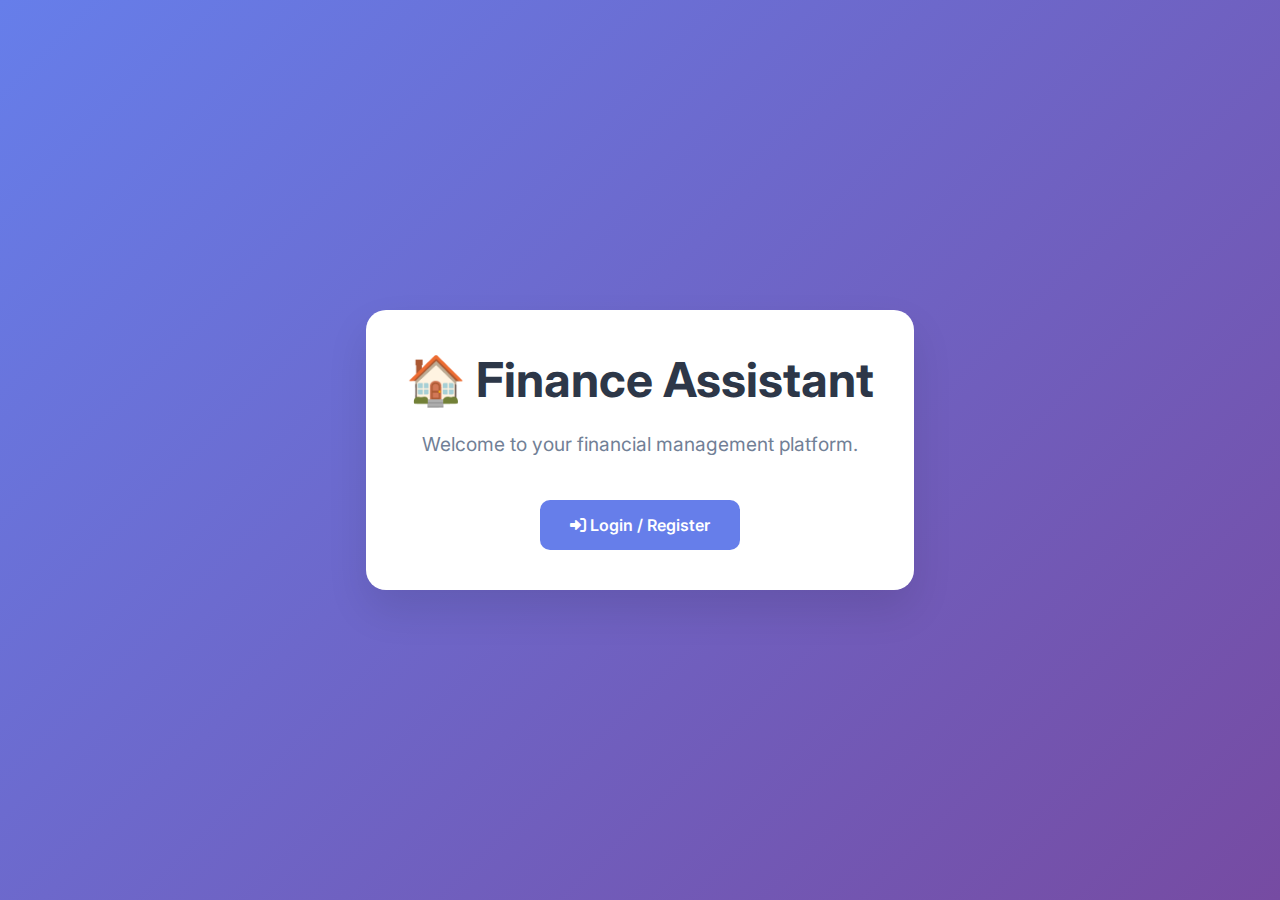
<file: finance-assistant-frontend/index.html>
<!DOCTYPE html>
<html lang="en">
<head>
    <meta charset="UTF-8">
    <meta name="viewport" content="width=device-width, initial-scale=1.0">
    <title>Finance Assistant - Welcome</title>
    <link rel="stylesheet" href="css/styles.css">
    <link href="https://fonts.googleapis.com/css2?family=Inter:wght@300;400;500;600;700&display=swap" rel="stylesheet">
    <link rel="stylesheet" href="https://cdnjs.cloudflare.com/ajax/libs/font-awesome/6.0.0/css/all.min.css">
    <style>
        .welcome-container {
            max-width: 800px;
            margin: 100px auto;
            text-align: center;
            padding: 40px;
            background: white;
            border-radius: 20px;
            box-shadow: 0 20px 40px rgba(0, 0, 0, 0.1);
        }
        
        .welcome-title {
            font-size: 3rem;
            color: #2d3748;
            margin-bottom: 20px;
            font-weight: 700;
        }
        
        .welcome-subtitle {
            font-size: 1.2rem;
            color: #718096;
            margin-bottom: 40px;
            line-height: 1.6;
        }
        
        .main-actions {
            margin-top: 40px;
        }
        
        .main-btn {
            display: inline-block;
            padding: 15px 30px;
            background: #667eea;
            color: white;
            text-decoration: none;
            border-radius: 10px;
            font-weight: 600;
            margin: 0 10px;
            transition: background-color 0.3s ease;
        }
        
        .main-btn:hover {
            background: #5a67d8;
        }
        
        .main-btn.secondary {
            background: #718096;
        }
        
        .main-btn.secondary:hover {
            background: #4a5568;
        }
    </style>
</head>
<body>
    <div class="welcome-container">
        <h1 class="welcome-title">🏠 Finance Assistant</h1>
        <p class="welcome-subtitle">
            Welcome to your financial management platform.
        </p>
        
        <div class="main-actions">
            <a href="html/auth.html" class="main-btn">
                <i class="fas fa-sign-in-alt"></i> Login / Register
            </a>
        </div>
    </div>
</body>
</html>
</file>
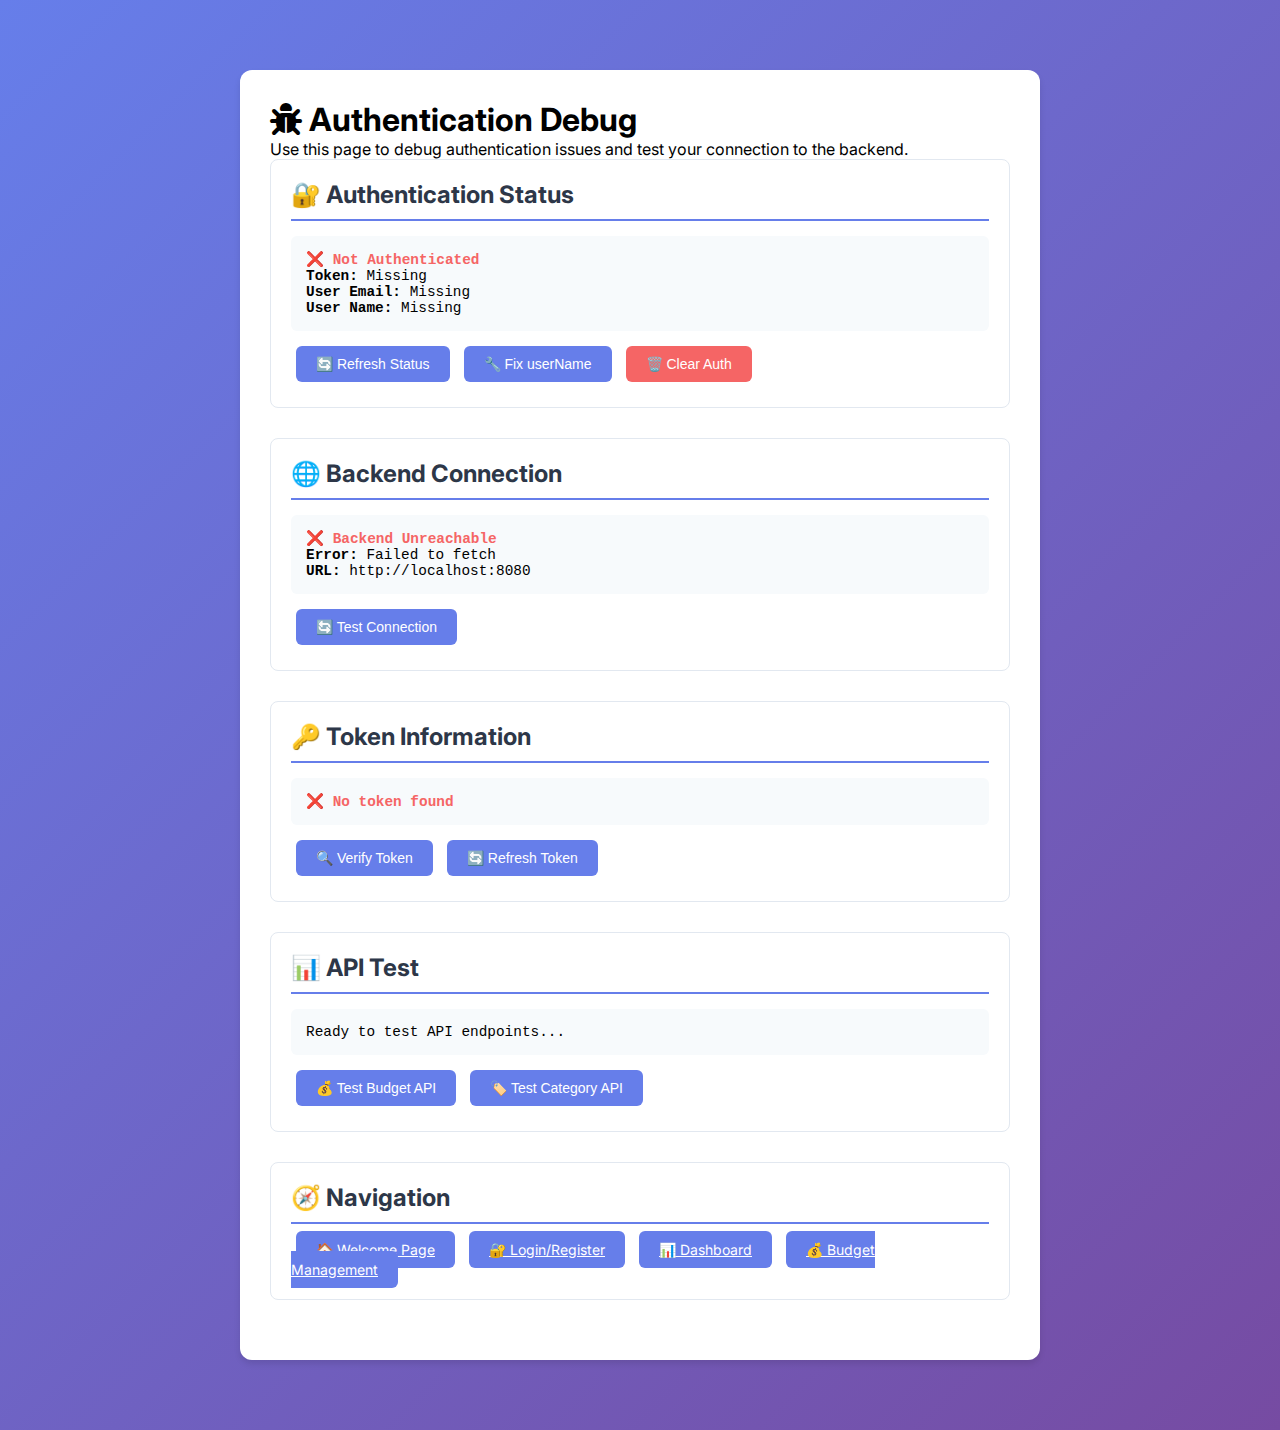
<file: finance-assistant-frontend/html/auth-debug.html>
<!DOCTYPE html>
<html lang="en">
<head>
    <meta charset="UTF-8">
    <meta name="viewport" content="width=device-width, initial-scale=1.0">
    <title>Auth Debug - Finance Assistant</title>
    <link rel="stylesheet" href="../css/styles.css">
    <link href="https://fonts.googleapis.com/css2?family=Inter:wght@300;400;500;600;700&display=swap" rel="stylesheet">
    <link rel="stylesheet" href="https://cdnjs.cloudflare.com/ajax/libs/font-awesome/6.0.0/css/all.min.css">
    <style>
        .debug-container {
            max-width: 800px;
            margin: 50px auto;
            padding: 30px;
            background: white;
            border-radius: 12px;
            box-shadow: 0 4px 6px rgba(0, 0, 0, 0.1);
        }
        
        .debug-section {
            margin-bottom: 30px;
            padding: 20px;
            border: 1px solid #e2e8f0;
            border-radius: 8px;
        }
        
        .debug-title {
            font-size: 1.5rem;
            color: #2d3748;
            margin-bottom: 15px;
            border-bottom: 2px solid #667eea;
            padding-bottom: 10px;
        }
        
        .debug-info {
            background: #f7fafc;
            padding: 15px;
            border-radius: 6px;
            margin: 10px 0;
            font-family: monospace;
            font-size: 0.9rem;
        }
        
        .debug-button {
            background: #667eea;
            color: white;
            border: none;
            padding: 10px 20px;
            border-radius: 6px;
            cursor: pointer;
            margin: 5px;
            font-size: 14px;
        }
        
        .debug-button:hover {
            background: #5a67d8;
        }
        
        .debug-button.danger {
            background: #f56565;
        }
        
        .debug-button.danger:hover {
            background: #e53e3e;
        }
        
        .status-good {
            color: #48bb78;
            font-weight: 600;
        }
        
        .status-bad {
            color: #f56565;
            font-weight: 600;
        }
        
        .status-warning {
            color: #ed8936;
            font-weight: 600;
        }
    </style>
</head>
<body>
    <div class="debug-container">
        <h1><i class="fas fa-bug"></i> Authentication Debug</h1>
        <p>Use this page to debug authentication issues and test your connection to the backend.</p>
        
        <div class="debug-section">
            <h2 class="debug-title">🔐 Authentication Status</h2>
            <div id="authStatus" class="debug-info">
                Checking authentication status...
            </div>
            <button class="debug-button" onclick="checkAuthStatus()">🔄 Refresh Status</button>
            <button class="debug-button" onclick="fixMissingUserName()">🔧 Fix userName</button>
            <button class="debug-button danger" onclick="clearAuth()">🗑️ Clear Auth</button>
        </div>
        
        <div class="debug-section">
            <h2 class="debug-title">🌐 Backend Connection</h2>
            <div id="backendStatus" class="debug-info">
                Checking backend connection...
            </div>
            <button class="debug-button" onclick="checkBackendConnection()">🔄 Test Connection</button>
        </div>
        
        <div class="debug-section">
            <h2 class="debug-title">🔑 Token Information</h2>
            <div id="tokenInfo" class="debug-info">
                Loading token information...
            </div>
            <button class="debug-button" onclick="verifyToken()">🔍 Verify Token</button>
            <button class="debug-button" onclick="refreshToken()">🔄 Refresh Token</button>
        </div>
        
        <div class="debug-section">
            <h2 class="debug-title">📊 API Test</h2>
            <div id="apiTest" class="debug-info">
                Ready to test API endpoints...
            </div>
            <button class="debug-button" onclick="testBudgetAPI()">💰 Test Budget API</button>
            <button class="debug-button" onclick="testCategoryAPI()">🏷️ Test Category API</button>
        </div>
        
        <div class="debug-section">
            <h2 class="debug-title">🧭 Navigation</h2>
            <a href="../index.html" class="debug-button">🏠 Welcome Page</a>
            <a href="auth.html" class="debug-button">🔐 Login/Register</a>
            <a href="dashboard.html" class="debug-button">📊 Dashboard</a>
            <a href="budget-management.html" class="debug-button">💰 Budget Management</a>
        </div>
    </div>

    <script src="../js/config.js"></script>
    <script src="../js/api-service.js"></script>
    <script>
        let apiService;
        
        // Initialize when page loads
        document.addEventListener('DOMContentLoaded', function() {
            apiService = new ApiService();
            checkAuthStatus();
            checkBackendConnection();
            updateTokenInfo();
        });
        
        // Check authentication status
        function checkAuthStatus() {
            const statusDiv = document.getElementById('authStatus');
            const token = localStorage.getItem('authToken');
            const userEmail = localStorage.getItem('userEmail');
            const userName = localStorage.getItem('userName');
            
            if (token && userEmail && userName) {
                statusDiv.innerHTML = `
                    <span class="status-good">✅ Authenticated</span><br>
                    <strong>User:</strong> ${userName}<br>
                    <strong>Email:</strong> ${userEmail}<br>
                    <strong>Token:</strong> ${token.substring(0, 20)}...<br>
                    <strong>Token Length:</strong> ${token.length} characters
                `;
            } else {
                statusDiv.innerHTML = `
                    <span class="status-bad">❌ Not Authenticated</span><br>
                    <strong>Token:</strong> ${token ? 'Present' : 'Missing'}<br>
                    <strong>User Email:</strong> ${userEmail ? 'Present' : 'Missing'}<br>
                    <strong>User Name:</strong> ${userName ? 'Present' : 'Missing'}
                `;
            }
        }
        
        // Check backend connection
        async function checkBackendConnection() {
            const statusDiv = document.getElementById('backendStatus');
            try {
                const response = await fetch(`${CONFIG.getBackendUrl()}/auth/health`);
                if (response.ok) {
                    statusDiv.innerHTML = `
                        <span class="status-good">✅ Backend Connected</span><br>
                        <strong>URL:</strong> ${CONFIG.getBackendUrl()}<br>
                        <strong>Status:</strong> ${response.status} ${response.statusText}
                    `;
                } else {
                    statusDiv.innerHTML = `
                        <span class="status-warning">⚠️ Backend Error</span><br>
                        <strong>Status:</strong> ${response.status} ${response.statusText}<br>
                        <strong>URL:</strong> ${CONFIG.getBackendUrl()}
                    `;
                }
            } catch (error) {
                statusDiv.innerHTML = `
                    <span class="status-bad">❌ Backend Unreachable</span><br>
                    <strong>Error:</strong> ${error.message}<br>
                    <strong>URL:</strong> ${CONFIG.getBackendUrl()}
                `;
            }
        }
        
        // Update token information
        function updateTokenInfo() {
            const infoDiv = document.getElementById('tokenInfo');
            const token = localStorage.getItem('authToken');
            
            if (!token) {
                infoDiv.innerHTML = '<span class="status-bad">❌ No token found</span>';
                return;
            }
            
            try {
                // Decode JWT token (basic parsing)
                const parts = token.split('.');
                if (parts.length === 3) {
                    const payload = JSON.parse(atob(parts[1]));
                    const now = Math.floor(Date.now() / 1000);
                    const isExpired = payload.exp && payload.exp < now;
                    
                    infoDiv.innerHTML = `
                        <strong>Token Type:</strong> JWT<br>
                        <strong>Issued At:</strong> ${new Date(payload.iat * 1000).toLocaleString()}<br>
                        <strong>Expires At:</strong> ${payload.exp ? new Date(payload.exp * 1000).toLocaleString() : 'No expiration'}<br>
                        <strong>Status:</strong> ${isExpired ? '<span class="status-bad">❌ Expired</span>' : '<span class="status-good">✅ Valid</span>'}<br>
                        <strong>User ID:</strong> ${payload.sub || 'Unknown'}<br>
                        <strong>Issuer:</strong> ${payload.iss || 'Unknown'}
                    `;
                } else {
                    infoDiv.innerHTML = '<span class="status-warning">⚠️ Invalid token format</span>';
                }
            } catch (error) {
                infoDiv.innerHTML = `
                    <span class="status-warning">⚠️ Error parsing token</span><br>
                    <strong>Error:</strong> ${error.message}
                `;
            }
        }
        
        // Verify token with backend
        async function verifyToken() {
            const testDiv = document.getElementById('apiTest');
            if (!apiService) {
                testDiv.innerHTML = '<span class="status-bad">❌ API Service not initialized</span>';
                return;
            }
            
            try {
                testDiv.innerHTML = '🔍 Verifying token...';
                const result = await apiService.verifyToken();
                
                if (result) {
                    testDiv.innerHTML = '<span class="status-good">✅ Token verified successfully</span>';
                } else {
                    testDiv.innerHTML = '<span class="status-bad">❌ Token verification failed</span>';
                }
            } catch (error) {
                testDiv.innerHTML = `
                    <span class="status-bad">❌ Token verification error</span><br>
                    <strong>Error:</strong> ${error.message}
                `;
            }
        }
        
        // Test budget API
        async function testBudgetAPI() {
            const testDiv = document.getElementById('apiTest');
            if (!apiService) {
                testDiv.innerHTML = '<span class="status-bad">❌ API Service not initialized</span>';
                return;
            }
            
            try {
                testDiv.innerHTML = '💰 Testing budget API...';
                const budgets = await apiService.getUserBudgets();
                testDiv.innerHTML = `
                    <span class="status-good">✅ Budget API working</span><br>
                    <strong>Budgets found:</strong> ${budgets ? budgets.length : 0}
                `;
            } catch (error) {
                testDiv.innerHTML = `
                    <span class="status-bad">❌ Budget API error</span><br>
                    <strong>Error:</strong> ${error.message}
                `;
            }
        }
        
        // Test category API
        async function testCategoryAPI() {
            const testDiv = document.getElementById('apiTest');
            if (!apiService) {
                testDiv.innerHTML = '<span class="status-bad">❌ API Service not initialized</span>';
                return;
            }
            
            try {
                testDiv.innerHTML = '🏷️ Testing category API...';
                const categories = await apiService.getUserCategories();
                testDiv.innerHTML = `
                    <span class="status-good">✅ Category API working</span><br>
                    <strong>Categories found:</strong> ${categories ? categories.length : 0}
                `;
            } catch (error) {
                testDiv.innerHTML = `
                    <span class="status-bad">❌ Category API error</span><br>
                    <strong>Error:</strong> ${error.message}
                `;
            }
        }
        
        // Clear authentication
        function clearAuth() {
            localStorage.removeItem('authToken');
            localStorage.removeItem('userEmail');
            localStorage.removeItem('userName');
            checkAuthStatus();
            updateTokenInfo();
            document.getElementById('apiTest').innerHTML = 'Ready to test API endpoints...';
        }
        
        // Fix missing userName
        function fixMissingUserName() {
            const token = localStorage.getItem('authToken');
            const userEmail = localStorage.getItem('userEmail');
            const userName = localStorage.getItem('userName');
            
            if (token && userEmail && !userName) {
                // Try to extract name from email or set a default
                const emailName = userEmail.split('@')[0];
                const defaultName = emailName.charAt(0).toUpperCase() + emailName.slice(1);
                localStorage.setItem('userName', defaultName);
                console.log('🔧 Fixed missing userName:', defaultName);
                checkAuthStatus();
            } else if (!userName) {
                alert('Please login first to set userName');
            } else {
                alert('userName is already set');
            }
        }
        
        // Refresh token (placeholder for future implementation)
        function refreshToken() {
            alert('Token refresh functionality not yet implemented. Please login again.');
        }
        
        // Global function for console debugging
        window.setUserName = function(name) {
            if (name && typeof name === 'string') {
                localStorage.setItem('userName', name);
                console.log('🔧 userName set to:', name);
                checkAuthStatus();
                return true;
            } else {
                console.error('🔧 Invalid name provided:', name);
                return false;
            }
        };
        
        // Global function to check current auth state
        window.checkAuth = function() {
            console.log('🔐 Current auth state:');
            console.log('  Token:', localStorage.getItem('authToken') ? 'Present' : 'Missing');
            console.log('  Email:', localStorage.getItem('userEmail') || 'Missing');
            console.log('  Name:', localStorage.getItem('userName') || 'Missing');
        };
    </script>
</body>
</html>
</file>
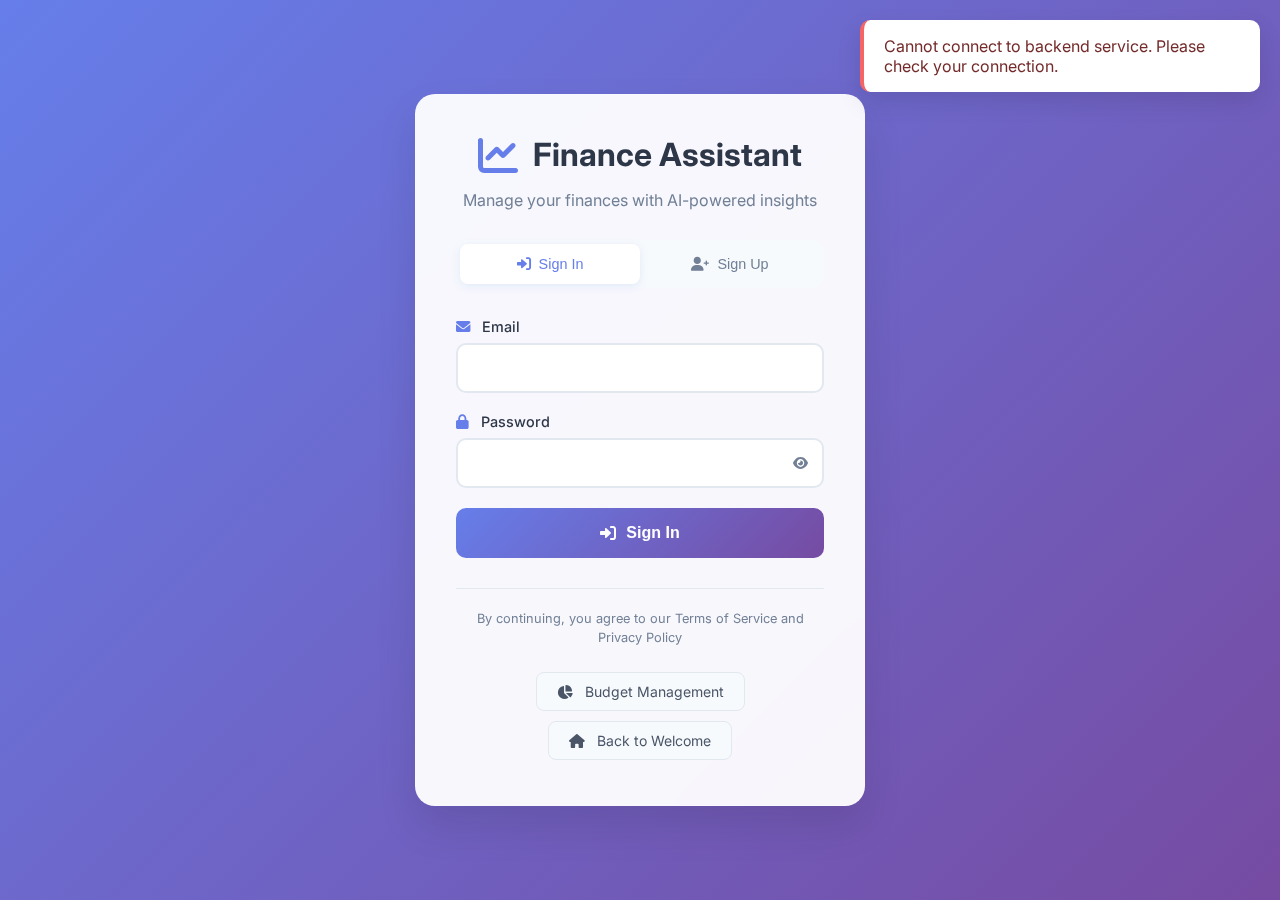
<file: finance-assistant-frontend/html/auth.html>
<!DOCTYPE html>
<html lang="en">
<head>
    <meta charset="UTF-8">
    <meta name="viewport" content="width=device-width, initial-scale=1.0">
    <title>Finance Assistant - Authorization</title>
    <link rel="stylesheet" href="../css/styles.css">
    <link href="https://fonts.googleapis.com/css2?family=Inter:wght@300;400;500;600;700&display=swap" rel="stylesheet">
    <link rel="stylesheet" href="https://cdnjs.cloudflare.com/ajax/libs/font-awesome/6.0.0/css/all.min.css">
    <style>
        .demo-links {
            margin-top: 20px;
        }
        
        .demo-link {
            display: inline-block;
            background: #f7fafc;
            color: #4a5568;
            text-decoration: none;
            padding: 10px 20px;
            border-radius: 8px;
            margin: 5px;
            border: 1px solid #e2e8f0;
            transition: all 0.3s ease;
            font-size: 14px;
        }
        
        .demo-link:hover {
            background: #edf2f7;
            border-color: #cbd5e0;
            transform: translateY(-1px);
            color: #2d3748;
        }
        
        .demo-link i {
            margin-right: 8px;
        }
    </style>
</head>
<body>
    <div class="container">
        <div class="auth-container">
            <div class="auth-header">
                <div class="logo">
                    <i class="fas fa-chart-line"></i>
                    <h1>Finance Assistant</h1>
                </div>
                <p class="subtitle">Manage your finances with AI-powered insights</p>
            </div>

            <div class="auth-tabs">
                <button class="tab-btn active" data-tab="login">
                    <i class="fas fa-sign-in-alt"></i>
                    Sign In
                </button>
                <button class="tab-btn" data-tab="register">
                    <i class="fas fa-user-plus"></i>
                    Sign Up
                </button>
            </div>

            <!-- Login Form -->
            <div class="auth-form active" id="login-form">
                <form id="loginForm">
                    <div class="form-group">
                        <label for="loginEmail">
                            <i class="fas fa-envelope"></i>
                            Email
                        </label>
                        <input type="email" id="loginEmail" name="email" required>
                    </div>
                    <div class="form-group">
                        <label for="loginPassword">
                            <i class="fas fa-lock"></i>
                            Password
                        </label>
                        <div class="password-input">
                            <input type="password" id="loginPassword" name="password" required>
                            <button type="button" class="toggle-password">
                                <i class="fas fa-eye"></i>
                            </button>
                        </div>
                    </div>
                    <button type="submit" class="submit-btn">
                        <i class="fas fa-sign-in-alt"></i>
                        Sign In
                    </button>
                </form>
            </div>

            <!-- Register Form -->
            <div class="auth-form" id="register-form">
                <form id="registerForm">
                    <div class="form-group">
                        <label for="registerName">
                            <i class="fas fa-user"></i>
                            Full Name
                        </label>
                        <input type="text" id="registerName" name="name" required>
                    </div>
                    <div class="form-group">
                        <label for="registerEmail">
                            <i class="fas fa-envelope"></i>
                            Email
                        </label>
                        <input type="email" id="registerEmail" name="email" required>
                    </div>
                    <div class="form-group">
                        <label for="registerPassword">
                            <i class="fas fa-lock"></i>
                            Password
                        </label>
                        <div class="password-input">
                            <input type="password" id="registerPassword" name="password" required>
                            <button type="button" class="toggle-password">
                                <i class="fas fa-eye"></i>
                            </button>
                        </div>
                    </div>
                    <div class="form-group">
                        <label for="confirmPassword">
                            <i class="fas fa-lock"></i>
                            Confirm Password
                        </label>
                        <div class="password-input">
                            <input type="password" id="confirmPassword" name="confirmPassword" required>
                            <button type="button" class="toggle-password">
                                <i class="fas fa-eye"></i>
                            </button>
                        </div>
                    </div>
                    <button type="submit" class="submit-btn">
                        <i class="fas fa-user-plus"></i>
                        Create Account
                    </button>
                </form>
            </div>

            <div class="auth-footer">
                <p>By continuing, you agree to our Terms of Service and Privacy Policy</p>
                <div class="demo-links">
                    <a href="budget-management.html" class="demo-link">
                        <i class="fas fa-chart-pie"></i> Budget Management
                    </a>
                    <a href="../index.html" class="demo-link">
                        <i class="fas fa-home"></i> Back to Welcome
                    </a>
                </div>
            </div>
        </div>

        <!-- Loading Overlay -->
        <div class="loading-overlay" id="loadingOverlay">
            <div class="spinner"></div>
            <p>Processing...</p>
        </div>

        <!-- Success/Error Messages -->
        <div class="message-container" id="messageContainer"></div>
    </div>

    <script src="../js/config.js"></script>
    <script src="../js/auth.js"></script>
</body>
</html>
</file>
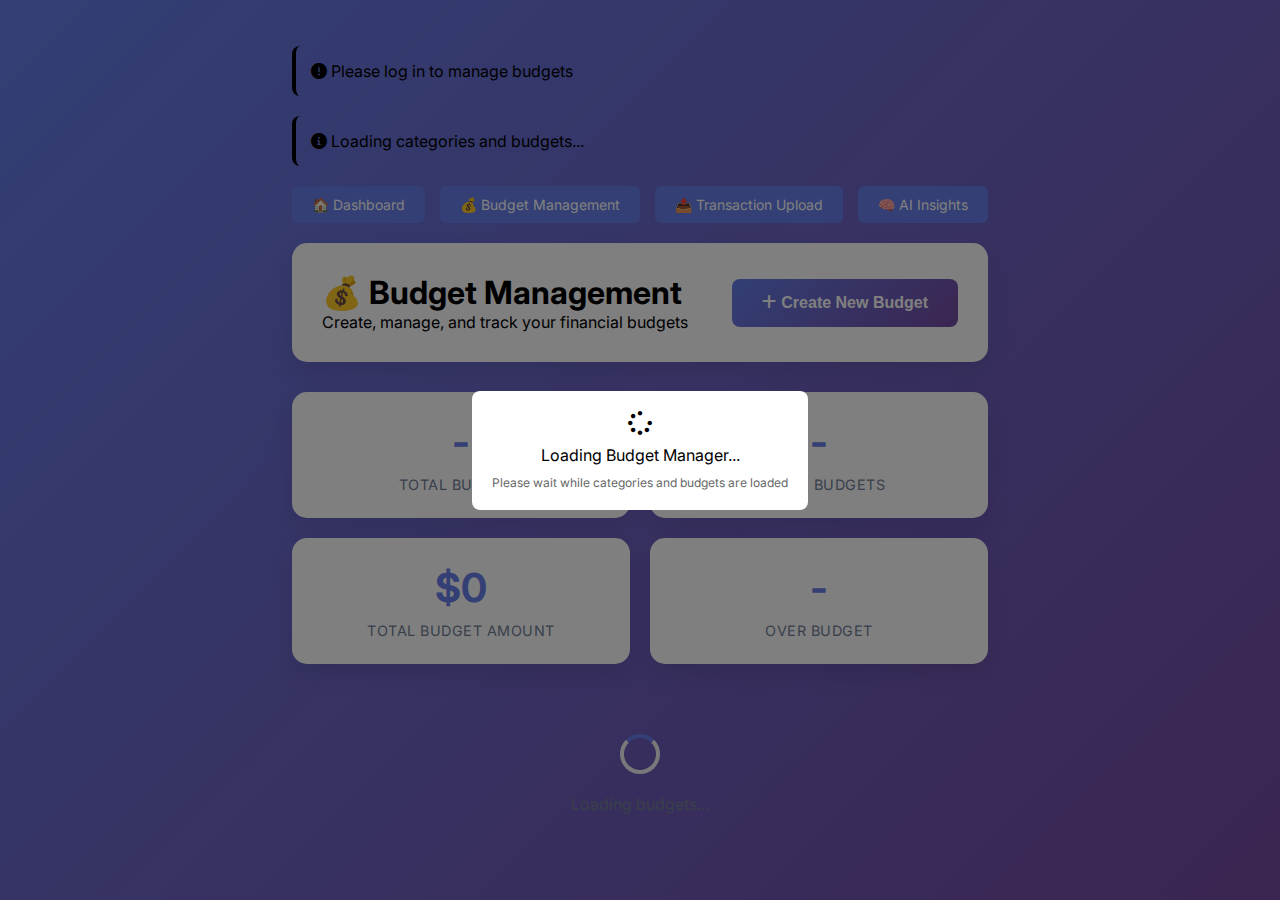
<file: finance-assistant-frontend/html/budget-management.html>
<!DOCTYPE html>
<html lang="en">
<head>
    <meta charset="UTF-8">
    <meta name="viewport" content="width=device-width, initial-scale=1.0">
    <title>Budget Management - Finance Assistant</title>
    <link rel="stylesheet" href="../css/styles.css">
    <link href="https://fonts.googleapis.com/css2?family=Inter:wght@300;400;500;600;700&display=swap" rel="stylesheet">
    <link rel="stylesheet" href="https://cdnjs.cloudflare.com/ajax/libs/font-awesome/6.0.0/css/all.min.css">
    <style>
        .budget-container {
            max-width: 1200px;
            margin: 0 auto;
            padding: 20px;
        }
        
        .budget-header {
            background: white;
            border-radius: 15px;
            padding: 30px;
            margin-bottom: 30px;
            box-shadow: 0 10px 25px rgba(0, 0, 0, 0.1);
            display: flex;
            justify-content: space-between;
            align-items: center;
        }
        
        .navigation-buttons {
            display: flex;
            gap: 15px;
            margin-bottom: 20px;
        }
        
        .nav-button {
            background: #667eea;
            color: white;
            border: none;
            padding: 10px 20px;
            border-radius: 6px;
            cursor: pointer;
            text-decoration: none;
            transition: background-color 0.3s ease;
            font-size: 14px;
        }
        
        .nav-button:hover {
            background: #5a67d8;
        }
        
        .nav-button.secondary {
            background: #718096;
        }
        
        .nav-button.secondary:hover {
            background: #4a5568;
        }
        
        .create-budget-btn {
            background: linear-gradient(135deg, #667eea 0%, #764ba2 100%);
            color: white;
            border: none;
            padding: 15px 30px;
            border-radius: 8px;
            font-size: 16px;
            font-weight: 600;
            cursor: pointer;
            transition: all 0.3s ease;
        }
        
        .create-budget-btn:hover {
            transform: translateY(-2px);
            box-shadow: 0 6px 12px rgba(102, 126, 234, 0.3);
        }
        
        .budget-stats {
            display: grid;
            grid-template-columns: repeat(auto-fit, minmax(250px, 1fr));
            gap: 20px;
            margin-bottom: 30px;
        }
        
        .stat-card {
            background: white;
            border-radius: 15px;
            padding: 25px;
            box-shadow: 0 10px 25px rgba(0, 0, 0, 0.1);
            text-align: center;
        }
        
        .stat-value {
            font-size: 2.5rem;
            font-weight: 700;
            color: #667eea;
            margin-bottom: 10px;
        }
        
        .stat-label {
            color: #718096;
            font-size: 0.9rem;
            text-transform: uppercase;
            letter-spacing: 0.5px;
        }
        
        .budget-grid {
            display: grid;
            grid-template-columns: repeat(auto-fit, minmax(400px, 1fr));
            gap: 20px;
            margin-bottom: 30px;
        }
        
        .budget-card {
            background: white;
            border-radius: 15px;
            padding: 25px;
            box-shadow: 0 10px 25px rgba(0, 0, 0, 0.1);
            border: 1px solid #e2e8f0;
            position: relative;
        }
        
        .budget-status {
            position: absolute;
            top: 15px;
            right: 15px;
            padding: 5px 12px;
            border-radius: 20px;
            font-size: 12px;
            font-weight: 600;
            text-transform: uppercase;
        }
        
        .budget-status.active {
            background: #d4edda;
            color: #155724;
        }
        
        .budget-status.archived {
            background: #f8d7da;
            color: #721c24;
        }
        
        .budget-status.attention {
            background: #fff3cd;
            color: #856404;
        }
        
        .budget-status.over-budget {
            background: #f8d7da;
            color: #721c24;
        }
        
        .budget-title {
            font-size: 1.3rem;
            font-weight: 600;
            color: #2d3748;
            margin-bottom: 10px;
        }
        
        .budget-description {
            color: #718096;
            font-size: 0.9rem;
            margin-bottom: 15px;
        }
        
        .budget-amount {
            font-size: 2rem;
            font-weight: 700;
            color: #667eea;
            margin-bottom: 10px;
        }
        
        .budget-period {
            color: #718096;
            font-size: 0.9rem;
            margin-bottom: 20px;
        }
        
        .budget-progress {
            margin: 20px 0;
        }
        
        .progress-bar {
            width: 100%;
            height: 8px;
            background: #e2e8f0;
            border-radius: 4px;
            overflow: hidden;
            margin-bottom: 10px;
        }
        
        .progress-fill {
            height: 100%;
            background: linear-gradient(90deg, #48bb78, #38a169);
            transition: width 0.3s ease;
        }
        
        .progress-fill.warning {
            background: linear-gradient(90deg, #ed8936, #dd6b20);
        }
        
        .progress-fill.danger {
            background: linear-gradient(90deg, #f56565, #e53e3e);
        }
        
        .progress-text {
            display: flex;
            justify-content: space-between;
            font-size: 0.9rem;
            color: #4a5568;
        }
        
        .category-list {
            margin: 15px 0;
        }
        
        .category-item {
            display: flex;
            justify-content: space-between;
            align-items: center;
            padding: 8px 0;
            border-bottom: 1px solid #f1f5f9;
        }
        
        .category-item:last-child {
            border-bottom: none;
        }
        
        .category-name {
            font-weight: 500;
            color: #4a5568;
        }
        
        .category-amount {
            font-weight: 600;
            color: #2d3748;
        }
        
        .category-progress {
            width: 100%;
            height: 4px;
            background: #e2e8f0;
            border-radius: 2px;
            margin-top: 5px;
        }
        
        .category-progress-fill {
            height: 100%;
            background: #48bb78;
            border-radius: 2px;
            transition: width 0.3s ease;
        }
        
        .category-progress-fill.warning {
            background: #ed8936;
        }
        
        .category-progress-fill.danger {
            background: #f56565;
        }
        
        .budget-actions {
            display: flex;
            gap: 10px;
            margin-top: 20px;
        }
        
        .action-btn {
            background: #f7fafc;
            color: #4a5568;
            border: 1px solid #e2e8f0;
            padding: 8px 16px;
            border-radius: 6px;
            cursor: pointer;
            font-size: 14px;
            transition: all 0.3s ease;
        }
        
        .action-btn:hover {
            background: #edf2f7;
            border-color: #cbd5e0;
        }
        
        .action-btn.primary {
            background: #667eea;
            color: white;
            border-color: #667eea;
        }
        
        .action-btn.primary:hover {
            background: #5a67d8;
        }
        
        .action-btn.danger {
            background: #fed7d7;
            color: #c53030;
            border-color: #fed7d7;
        }
        
        .action-btn.danger:hover {
            background: #feb2b2;
        }
        
        .modal {
            display: none;
            position: fixed;
            z-index: 1000;
            left: 0;
            top: 0;
            width: 100%;
            height: 100%;
            background-color: rgba(0, 0, 0, 0.5);
        }
        
        .modal-content {
            background-color: white;
            margin: 5% auto;
            padding: 30px;
            border-radius: 15px;
            width: 90%;
            max-width: 700px;
            max-height: 80vh;
            overflow-y: auto;
        }
        
        .modal-header {
            display: flex;
            justify-content: space-between;
            align-items: center;
            margin-bottom: 20px;
        }
        
        .close {
            color: #aaa;
            font-size: 28px;
            font-weight: bold;
            cursor: pointer;
        }
        
        .close:hover {
            color: #000;
        }
        
        .form-group {
            margin-bottom: 20px;
        }
        
        .form-group label {
            display: block;
            margin-bottom: 8px;
            font-weight: 600;
            color: #4a5568;
        }
        
        .form-group input,
        .form-group select,
        .form-group textarea {
            width: 100%;
            padding: 12px;
            border: 2px solid #e2e8f0;
            border-radius: 8px;
            font-size: 14px;
            transition: border-color 0.3s ease;
        }
        
        .form-group input:focus,
        .form-group select:focus,
        .form-group textarea:focus {
            outline: none;
            border-color: #667eea;
        }
        
        .form-row {
            display: grid;
            grid-template-columns: 1fr 1fr;
            gap: 15px;
        }
        
        .category-inputs {
            margin-top: 10px;
        }
        
        .category-input-row {
            display: flex;
            gap: 10px;
            margin-bottom: 10px;
            align-items: center;
        }
        
        .category-input-row .category-select {
            flex: 2;
        }
        
        .category-input-row .category-limit {
            flex: 1;
        }
        
        .remove-category-btn {
            background: #f56565;
            color: white;
            border: none;
            border-radius: 50%;
            width: 24px;
            height: 24px;
            cursor: pointer;
            display: flex;
            align-items: center;
            justify-content: center;
            font-size: 16px;
        }
        
        .remove-category-btn:hover {
            background: #e53e3e;
        }
        
        .add-category-btn {
            background: #48bb78;
            color: white;
            border: none;
            padding: 8px 16px;
            border-radius: 6px;
            cursor: pointer;
            font-size: 14px;
            margin-top: 10px;
        }
        
        .add-category-btn:hover {
            background: #38a169;
        }
        
        .submit-btn {
            background: linear-gradient(135deg, #667eea 0%, #764ba2 100%);
            color: white;
            border: none;
            padding: 15px 30px;
            border-radius: 8px;
            font-size: 16px;
            font-weight: 600;
            cursor: pointer;
            transition: all 0.3s ease;
            width: 100%;
        }
        
        .submit-btn:hover {
            transform: translateY(-2px);
            box-shadow: 0 6px 12px rgba(102, 126, 234, 0.3);
        }
        
        .submit-btn:disabled {
            background: #a0aec0;
            cursor: not-allowed;
            transform: none;
            box-shadow: none;
        }
        
        .empty-state {
            text-align: center;
            padding: 60px 20px;
            color: #718096;
        }
        
        .empty-state i {
            font-size: 4rem;
            margin-bottom: 20px;
            color: #cbd5e0;
        }
        
        .loading {
            text-align: center;
            padding: 40px;
            color: #718096;
        }
        
        .spinner {
            border: 4px solid #f3f3f3;
            border-top: 4px solid #667eea;
            border-radius: 50%;
            width: 40px;
            height: 40px;
            animation: spin 1s linear infinite;
            margin: 0 auto 20px;
        }
        
        @keyframes spin {
            0% { transform: rotate(0deg); }
            100% { transform: rotate(360deg); }
        }
        
        .alert {
            padding: 15px;
            border-radius: 8px;
            margin-bottom: 20px;
            border-left: 4px solid;
        }
        
        .alert.warning {
            background: #fff3cd;
            border-color: #ffc107;
            color: #856404;
        }
        
        .alert.danger {
            background: #f8d7da;
            border-color: #dc3545;
            color: #721c24;
        }
        
        .alert.success {
            background: #d4edda;
            border-color: #28a745;
            color: #155724;
        }
        
        .budget-summary {
            padding: 20px 0;
        }
        
        .budget-summary h3 {
            color: #2d3748;
            margin-bottom: 10px;
        }
        
        .budget-summary p {
            color: #718096;
            margin-bottom: 20px;
        }
        
        .summary-stats {
            display: grid;
            grid-template-columns: repeat(auto-fit, minmax(200px, 1fr));
            gap: 15px;
            margin-bottom: 25px;
        }
        
        .stat-item {
            background: #f7fafc;
            padding: 15px;
            border-radius: 8px;
            border-left: 4px solid #667eea;
            font-size: 0.9rem;
        }
        
        .category-breakdown {
            margin-top: 20px;
        }
        
        .category-summary {
            background: #f7fafc;
            border-radius: 8px;
            padding: 15px;
            margin-bottom: 15px;
            border-left: 4px solid #48bb78;
        }
        
        .category-summary.warning {
            border-left-color: #ed8936;
            background: #fff3cd;
        }
        
        .category-summary.over {
            border-left-color: #f56565;
            background: #fed7d7;
        }
        
        .category-header {
            display: flex;
            justify-content: space-between;
            align-items: center;
            margin-bottom: 10px;
        }
        
        .category-name {
            font-weight: 600;
            color: #2d3748;
        }
        
        .category-status {
            font-size: 0.8rem;
            font-weight: 600;
        }
        
        .category-details {
            display: flex;
            gap: 20px;
            font-size: 0.9rem;
            color: #4a5568;
        }
        
        .category-details span {
            background: white;
            padding: 5px 10px;
            border-radius: 4px;
            border: 1px solid #e2e8f0;
        }
        
        .budget-card:hover {
            transform: translateY(-2px);
            box-shadow: 0 15px 35px rgba(0, 0, 0, 0.15);
            transition: all 0.3s ease;
        }
        
        .stat-card:hover {
            transform: translateY(-2px);
            box-shadow: 0 15px 35px rgba(0, 0, 0, 0.15);
            transition: all 0.3s ease;
        }
        
        .budget-progress {
            margin: 20px 0;
            background: #f7fafc;
            padding: 15px;
            border-radius: 8px;
        }
        
        .progress-bar {
            width: 100%;
            height: 10px;
            background: #e2e8f0;
            border-radius: 5px;
            overflow: hidden;
            margin-bottom: 10px;
        }
        
        .progress-fill {
            height: 100%;
            background: linear-gradient(90deg, #48bb78, #38a169);
            transition: width 0.5s ease;
            border-radius: 5px;
        }
        
        .progress-fill.warning {
            background: linear-gradient(90deg, #ed8936, #dd6b20);
        }
        
        .progress-fill.danger {
            background: linear-gradient(90deg, #f56565, #e53e3e);
        }
        
        .progress-text {
            display: flex;
            justify-content: space-between;
            font-size: 0.9rem;
            color: #4a5568;
            font-weight: 500;
        }
        
        .category-progress {
            width: 100%;
            height: 6px;
            background: #e2e8f0;
            border-radius: 3px;
            margin-top: 8px;
            overflow: hidden;
        }
        
        .category-progress-fill {
            height: 100%;
            background: #48bb78;
            border-radius: 3px;
            transition: width 0.5s ease;
        }
        
        .category-progress-fill.warning {
            background: #ed8936;
        }
        
        .category-progress-fill.danger {
            background: #f56565;
        }
        
        .category-item {
            display: flex;
            justify-content: space-between;
            align-items: center;
            padding: 12px 0;
            border-bottom: 1px solid #f1f5f9;
        }
        
        .category-item:last-child {
            border-bottom: none;
        }
        
        .category-item > div {
            flex: 1;
        }
        
        .category-name {
            font-weight: 500;
            color: #4a5568;
            display: block;
            margin-bottom: 5px;
        }
        
        .category-amount {
            font-weight: 600;
            color: #2d3748;
            text-align: right;
            min-width: 120px;
        }
        
        .category-actions {
            display: flex;
            align-items: center;
            gap: 8px;
            min-width: 180px;
        }
        
        .category-edit-btn {
            background: #e6fffa;
            color: #319795;
            border: 1px solid #81e6d9;
            padding: 6px 10px;
            border-radius: 4px;
            cursor: pointer;
            font-size: 12px;
            transition: all 0.3s ease;
            display: flex;
            align-items: center;
            gap: 4px;
        }
        
        .category-edit-btn:hover {
            background: #b2f5ea;
            border-color: #4fd1c7;
            transform: translateY(-1px);
        }
        
        .category-delete-btn {
            background: #fed7d7;
            color: #c53030;
            border: 1px solid #feb2b2;
            padding: 6px 10px;
            border-radius: 4px;
            cursor: pointer;
            font-size: 12px;
            transition: all 0.3s ease;
            display: flex;
            align-items: center;
            gap: 4px;
        }
        
        .category-delete-btn:hover {
            background: #feb2b2;
            border-color: #fc8181;
            transform: translateY(-1px);
        }
        
        .add-category-section {
            margin: 15px 0;
            text-align: center;
        }
        
        .add-category-btn {
            background: #f0fff4;
            color: #38a169;
            border: 1px solid #9ae6b4;
            padding: 8px 16px;
            border-radius: 6px;
            cursor: pointer;
            font-size: 14px;
            transition: all 0.3s ease;
            display: inline-flex;
            align-items: center;
            gap: 8px;
        }
        
        .add-category-btn:hover {
            background: #c6f6d5;
            border-color: #68d391;
            transform: translateY(-1px);
        }
        
        .edit-note {
            background: #f7fafc;
            border: 1px solid #e2e8f0;
            border-radius: 6px;
            padding: 12px;
            margin: 15px 0;
        }
        
        .edit-note p {
            margin: 0;
            color: #4a5568;
            font-size: 14px;
            line-height: 1.5;
        }
        
        .edit-note i {
            color: #667eea;
            margin-right: 8px;
        }
        
        .budget-actions {
            display: flex;
            gap: 10px;
            margin-top: 20px;
            flex-wrap: wrap;
        }
        
        .action-btn {
            background: #f7fafc;
            color: #4a5568;
            border: 1px solid #e2e8f0;
            padding: 10px 16px;
            border-radius: 6px;
            cursor: pointer;
            font-size: 14px;
            transition: all 0.3s ease;
            display: flex;
            align-items: center;
            gap: 8px;
        }
        
        .action-btn:hover {
            background: #edf2f7;
            border-color: #cbd5e0;
            transform: translateY(-1px);
        }
        
        .action-btn.primary {
            background: #667eea;
            color: white;
            border-color: #667eea;
        }
        
        .action-btn.primary:hover {
            background: #5a67d8;
        }
        
        .action-btn.danger {
            background: #fed7d7;
            color: #c53030;
            border-color: #fed7d7;
        }
        
        .action-btn.danger:hover {
            background: #feb2b2;
        }
        
        .budget-status.over-budget {
            background: #f8d7da;
            color: #721c24;
            animation: pulse 2s infinite;
        }
        
        @keyframes pulse {
            0% { opacity: 1; }
            50% { opacity: 0.7; }
            100% { opacity: 1; }
        }
        
        .empty-state {
            text-align: center;
            padding: 80px 20px;
            color: #718096;
        }
        
        .empty-state i {
            font-size: 5rem;
            margin-bottom: 20px;
            color: #cbd5e0;
            opacity: 0.5;
        }
        
        .empty-state h3 {
            color: #4a5568;
            margin-bottom: 15px;
            font-size: 1.5rem;
        }
        
        .empty-state p {
            margin-bottom: 25px;
            font-size: 1.1rem;
        }
        
        .empty-state .create-budget-btn {
            display: inline-block;
            margin-top: 10px;
        }
    </style>
</head>
<body>
    <div class="budget-container">
        <!-- Navigation -->
        <div class="navigation-buttons">
            <a href="dashboard.html" class="nav-button">🏠 Dashboard</a>
            <a href="budget-management.html" class="nav-button">💰 Budget Management</a>
            <a href="transaction-upload.html" class="nav-button">📤 Transaction Upload</a>
            <a href="insight-service.html" class="nav-button">🧠 AI Insights</a>
        </div>

        <div class="budget-header">
            <div>
                <h1>💰 Budget Management</h1>
                <p>Create, manage, and track your financial budgets</p>
            </div>
            <div style="display: flex; gap: 15px; align-items: center;">


                <button class="create-budget-btn" onclick="openCreateBudgetModal()">
                    <i class="fas fa-plus"></i> Create New Budget
                </button>
            </div>
        </div>

        <!-- Budget Statistics -->
        <div id="budgetStats" class="budget-stats">
            <div class="stat-card">
                <div class="stat-value" id="totalBudgets">-</div>
                <div class="stat-label">Total Budgets</div>
            </div>
            <div class="stat-card">
                <div class="stat-value" id="activeBudgets">-</div>
                <div class="stat-label">Active Budgets</div>
            </div>
            <div class="stat-card">
                <div class="stat-value" id="totalBudgetAmount">$0</div>
                <div class="stat-label">Total Budget Amount</div>
            </div>
            <div class="stat-card">
                <div class="stat-value" id="overBudgetCount">-</div>
                <div class="stat-label">Over Budget</div>
            </div>
        </div>

        <!-- Budgets Display -->
        <div id="budgetsContainer">
            <div class="loading">
                <div class="spinner"></div>
                <p>Loading budgets...</p>
            </div>
        </div>
    </div>

    <!-- Create Budget Modal -->
    <div id="createBudgetModal" class="modal">
        <div class="modal-content">
            <div class="modal-header">
                <h2>Create New Budget</h2>
                <span class="close" onclick="closeCreateBudgetModal()">&times;</span>
            </div>
            
            <form id="createBudgetForm">
                <div class="form-group">
                    <label for="budgetName">Budget Name *</label>
                    <input type="text" id="budgetName" required placeholder="e.g., Monthly Budget">
                </div>
                
                <div class="form-group">
                    <label for="budgetDescription">Description</label>
                    <textarea id="budgetDescription" rows="3" placeholder="Describe your budget purpose..."></textarea>
                </div>
                
                <div class="form-row">
                    <div class="form-group">
                        <label for="budgetAmount">Total Budget Amount *</label>
                        <input type="number" id="budgetAmount" step="0.01" min="0" required placeholder="1000.00">
                    </div>
                    
                    <div class="form-group">
                        <label for="budgetPeriod">Budget Period *</label>
                        <select id="budgetPeriod" required>
                            <option value="MONTHLY">Monthly</option>
                            <option value="QUARTERLY">Quarterly</option>
                            <option value="YEARLY">Yearly</option>
                        </select>
                    </div>
                </div>
                
                <div class="form-row">
                    <div class="form-group">
                        <label for="startDate">Start Date *</label>
                        <input type="date" id="startDate" required>
                    </div>
                    
                    <div class="form-group">
                        <label for="endDate">End Date *</label>
                        <input type="date" id="endDate" required>
                    </div>
                </div>
                
                <div class="form-group">
                    <label>Category Limits</label>
                    <div class="category-inputs" id="categoryInputs">
                        <div class="category-input-row">
                            <select class="category-select" required>
                                <option value="">Select Category</option>
                            </select>
                            <input type="number" step="0.01" min="0" placeholder="Limit amount" class="category-limit" required>
                            <button type="button" class="remove-category-btn" onclick="removeCategory(this)" style="display: none;">×</button>
                        </div>
                    </div>
                    <button type="button" class="add-category-btn" onclick="addCategory()">
                        <i class="fas fa-plus"></i> Add Category
                    </button>
                </div>
                
                <button type="submit" class="submit-btn">Create Budget</button>
            </form>
        </div>
    </div>

    <!-- Edit Budget Modal -->
    <div id="editBudgetModal" class="modal">
        <div class="modal-content">
            <div class="modal-header">
                <h2>Edit Budget</h2>
                <span class="close" onclick="closeEditBudgetModal()">&times;</span>
            </div>
            
            <form id="editBudgetForm">
                <input type="hidden" id="editBudgetId">
                <div class="form-group">
                    <label for="editBudgetName">Budget Name</label>
                    <input type="text" id="editBudgetName" required>
                </div>
                
                <div class="form-group">
                    <label for="editBudgetDescription">Description</label>
                    <textarea id="editBudgetDescription" rows="3"></textarea>
                </div>
                
                <div class="form-row">
                    <div class="form-group">
                        <label for="editBudgetStartDate">Start Date</label>
                        <input type="date" id="editBudgetStartDate" required>
                    </div>
                    
                    <div class="form-group">
                        <label for="editBudgetEndDate">End Date</label>
                        <input type="date" id="editBudgetEndDate" required>
                    </div>
                </div>
                
                <div class="form-group">
                    <label for="editBudgetAmount">Total Budget Amount</label>
                    <input type="number" id="editBudgetAmount" step="0.01" min="0" required>
                </div>
                
                <div class="form-group">
                    <label for="editBudgetPeriod">Budget Period</label>
                    <select id="editBudgetPeriod" required>
                        <option value="MONTHLY">Monthly</option>
                        <option value="QUARTERLY">Quarterly</option>
                        <option value="YEARLY">Yearly</option>
                    </select>
                </div>
                
                <div class="edit-note">
                    <p><i class="fas fa-info-circle"></i> <strong>Note:</strong> To edit category limits, use the edit buttons next to each category. To add new categories, use the "Add Category" button on the budget card.</p>
                </div>
                
                <button type="submit" class="submit-btn">Update Budget Details</button>
            </form>
        </div>
    </div>

    <!-- Budget Summary Modal -->
    <div id="budgetSummaryModal" class="modal">
        <div class="modal-content">
            <div class="modal-header">
                <h2>Budget Summary</h2>
                <span class="close" onclick="closeBudgetSummaryModal()">&times;</span>
            </div>
            
            <div id="budgetSummaryContent">
                <!-- Content will be populated dynamically -->
            </div>
        </div>
    </div>

    <script src="../js/config.js"></script>
    <script src="../js/api-service.js"></script>
    <script src="../js/budget-management.js"></script>
</body>
</html>
</file>
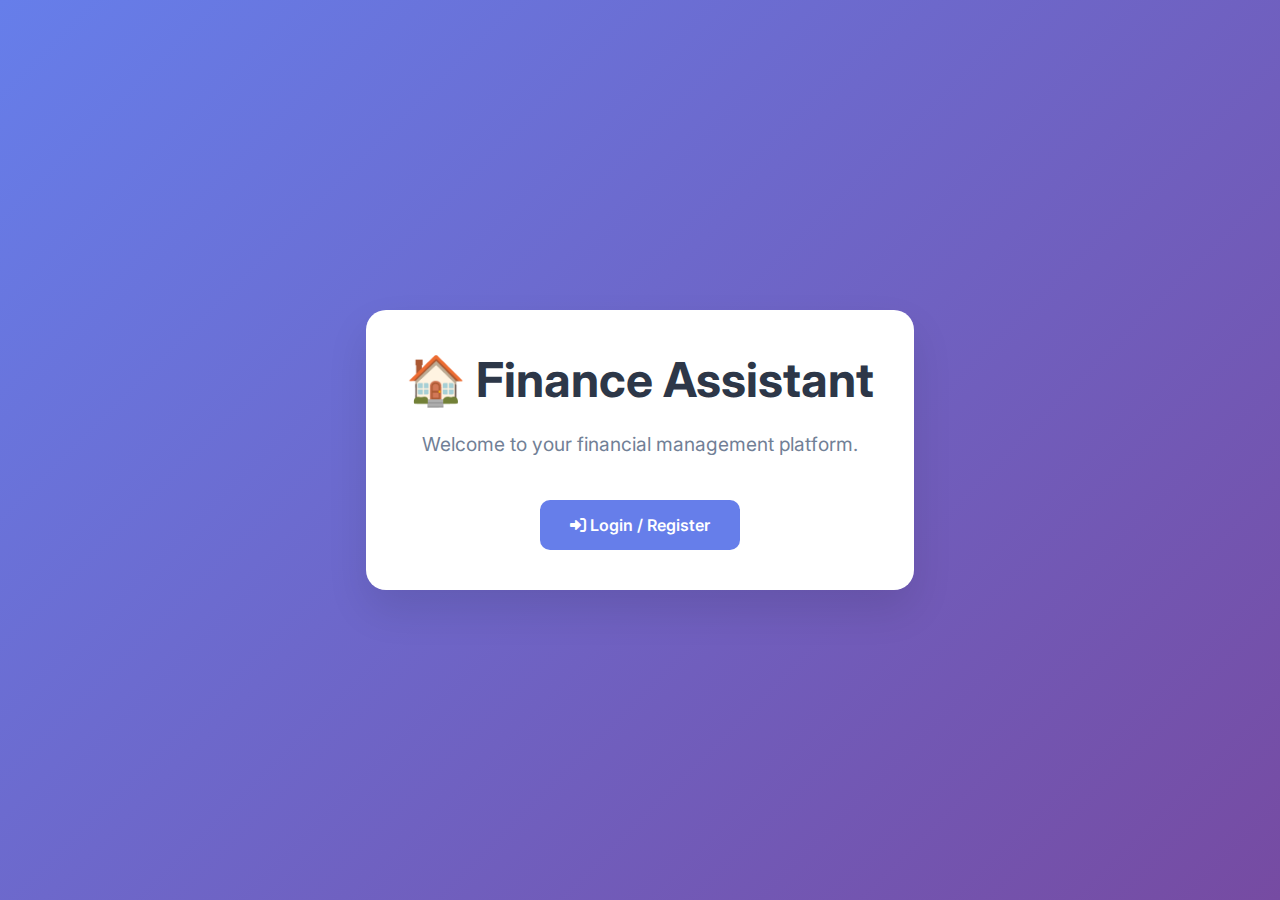
<file: finance-assistant-frontend/html/dashboard.html>
<!DOCTYPE html>
<html lang="en">
<head>
    <meta charset="UTF-8">
    <meta name="viewport" content="width=device-width, initial-scale=1.0">
    <title>Finance Assistant - Dashboard</title>
    <link rel="stylesheet" href="../css/styles.css">
    <link href="https://fonts.googleapis.com/css2?family=Inter:wght@300;400;500;600;700&display=swap" rel="stylesheet">
    <link rel="stylesheet" href="https://cdnjs.cloudflare.com/ajax/libs/font-awesome/6.0.0/css/all.min.css">
    <style>
        .dashboard-container {
            max-width: 1200px;
            margin: 0 auto;
            padding: 20px;
        }
        
        .dashboard-header {
            background: white;
            border-radius: 15px;
            padding: 30px;
            margin-bottom: 30px;
            box-shadow: 0 10px 25px rgba(0, 0, 0, 0.1);
            display: flex;
            justify-content: space-between;
            align-items: center;
        }
        

        
        .navigation-buttons {
            display: flex;
            gap: 15px;
            margin-bottom: 20px;
        }
        
        .nav-button {
            background: #667eea;
            color: white;
            border: none;
            padding: 10px 20px;
            border-radius: 6px;
            cursor: pointer;
            text-decoration: none;
            transition: background-color 0.3s ease;
            font-size: 14px;
        }
        
        .nav-button:hover {
            background: #5a67d8;
        }
        
        .user-info h2 {
            color: #2d3748;
            margin-bottom: 5px;
        }
        
        .user-info p {
            color: #718096;
            margin: 0;
        }
        
        .logout-btn {
            background: #f56565;
            color: white;
            border: none;
            padding: 12px 24px;
            border-radius: 8px;
            cursor: pointer;
            font-weight: 500;
            transition: all 0.3s ease;
        }
        
        .logout-btn:hover {
            background: #e53e3e;
            transform: translateY(-2px);
        }
        
        .dashboard-grid {
            display: grid;
            grid-template-columns: repeat(auto-fit, minmax(300px, 1fr));
            gap: 20px;
            margin-bottom: 30px;
        }
        
        .dashboard-card {
            background: white;
            border-radius: 15px;
            padding: 25px;
            box-shadow: 0 10px 25px rgba(0, 0, 0, 0.1);
            border: 1px solid #e2e8f0;
        }
        
        .card-header {
            display: flex;
            align-items: center;
            gap: 15px;
            margin-bottom: 20px;
        }
        
        .card-header i {
            font-size: 1.5rem;
            color: #667eea;
        }
        
        .card-header h3 {
            color: #2d3748;
            margin: 0;
            font-size: 1.2rem;
        }
        
        .card-content {
            color: #718096;
            line-height: 1.6;
        }
        
        .page-header {
            background: white;
            border-radius: 15px;
            padding: 30px;
            margin-bottom: 30px;
            box-shadow: 0 10px 25px rgba(0, 0, 0, 0.1);
            display: flex;
            justify-content: space-between;
            align-items: center;
        }
        
        .page-header h1 {
            font-size: 2.5rem;
            margin-bottom: 15px;
            color: #2d3748;
        }
        
        .page-header p {
            font-size: 1.1rem;
            color: #718096;
            margin: 0;
        }
        
        .api-status {
            background: #f7fafc;
            border-radius: 10px;
            padding: 20px;
            text-align: center;
            margin-bottom: 30px;
        }
        
        .api-status.connected {
            background: #f0fff4;
            border: 1px solid #9ae6b4;
        }
        
        .api-status.disconnected {
            background: #fed7d7;
            border: 1px solid #feb2b2;
        }
    </style>
</head>
<body>
    <div class="dashboard-container">
        <!-- Navigation -->
        <div class="navigation-buttons">
            <a href="transaction-upload.html" class="nav-button">📤 Transaction Upload</a>
            <a href="budget-management.html" class="nav-button">💰 Budget Management</a>
            <a href="goal-management.html" class="nav-button">🎯 Goal Management</a>
            <a href="insight-service.html" class="nav-button">🧠 AI Insights</a>
        </div>

                    <div class="dashboard-header">
                <div class="user-info">
                    <h2 id="userName">Welcome!</h2>
                    <p id="userEmail">Loading user information...</p>
                </div>
                <button class="logout-btn" onclick="logout()">
                    <i class="fas fa-sign-out-alt"></i>
                    Logout
                </button>
            </div>

        <div class="page-header">
            <div>
                <h1>🏠 Finance Assistant Dashboard</h1>
                <p>Your AI-powered financial management platform</p>
            </div>
        </div>

        <div class="api-status" id="apiStatus">
            <h3>Backend Connection Status</h3>
            <p id="statusText">Checking connection...</p>
        </div>

        <div class="dashboard-grid">
            <div class="dashboard-card">
                <div class="card-header">
                    <i class="fas fa-chart-line"></i>
                    <h3>Budget Management</h3>
                </div>
                <div class="card-content">
                    <p>Create and manage budgets, track spending, and get insights into your financial habits.</p>
                    <a href="budget-management.html" class="submit-btn" style="margin-top: 15px; width: auto; padding: 10px 20px; text-decoration: none; display: inline-block;">
                        Manage Budgets
                    </a>
                </div>
            </div>

            <div class="dashboard-card">
                <div class="card-header">
                    <i class="fas fa-bullseye"></i>
                    <h3>Financial Goals</h3>
                </div>
                <div class="card-content">
                    <p>Set financial goals, track progress, and get personalized recommendations to achieve them.</p>
                    <a href="goal-management.html" class="submit-btn" style="margin-top: 15px; width: auto; padding: 10px 20px; text-decoration: none; display: inline-block;">
                        Set Goals
                    </a>
                </div>
            </div>

            <div class="dashboard-card">
                <div class="card-header">
                    <i class="fas fa-upload"></i>
                    <h3>Transaction Upload</h3>
                </div>
                <div class="card-content">
                    <p>Upload your bank statements and transactions for AI-powered categorization and analysis.</p>
                    <a href="transaction-upload.html" class="submit-btn" style="margin-top: 15px; width: auto; padding: 10px 20px; text-decoration: none; display: inline-block;">
                        Upload Transactions
                    </a>
                </div>
            </div>

            <div class="dashboard-card">
                <div class="card-header">
                    <i class="fas fa-robot"></i>
                    <h3>AI Insights</h3>
                </div>
                <div class="card-content">
                    <p>Get intelligent insights about your spending patterns and financial recommendations.</p>
                    <a href="insight-service.html" class="submit-btn" style="margin-top: 15px; width: auto; padding: 10px 20px; text-decoration: none; display: inline-block;">
                        View Insights
                    </a>
                </div>
            </div>

            <div class="dashboard-card">
                <div class="card-header">
                    <i class="fas fa-list"></i>
                    <h3>Transaction Management</h3>
                </div>
                <div class="card-content">
                    <p>View, filter, and edit your transactions. Change categories and manage your financial data.</p>
                    <a href="transaction-management.html" class="submit-btn" style="margin-top: 15px; width: auto; padding: 10px 20px; text-decoration: none; display: inline-block;">
                        Manage Transactions
                    </a>
                </div>
            </div>
        </div>
    </div>

            <script src="../js/config.js"></script>
        <script>
        // Check authentication status
        function checkAuth() {
            const token = localStorage.getItem('authToken');
            if (!token) {
                window.location.href = '../index.html';
                return;
            }
            
            // Display user information
            const userName = localStorage.getItem('userName') || 'User';
            const userEmail = localStorage.getItem('userEmail') || 'user@example.com';
            
            document.getElementById('userName').textContent = `Welcome, ${userName}!`;
            document.getElementById('userEmail').textContent = userEmail;
            
            // Check API connection
            checkApiConnection();
        }
        
        // Check API connection
        async function checkApiConnection() {
            try {
                const response = await fetch(`${CONFIG.getBackendUrl()}/auth/health`);
                const statusDiv = document.getElementById('apiStatus');
                const statusText = document.getElementById('statusText');
                
                if (response.ok) {
                    statusDiv.className = 'api-status connected';
                    statusText.textContent = 'Connected to Finance Assistant Backend';
                } else {
                    statusDiv.className = 'api-status disconnected';
                    statusText.textContent = 'Backend service error';
                }
            } catch (error) {
                const statusDiv = document.getElementById('apiStatus');
                const statusText = document.getElementById('statusText');
                statusDiv.className = 'api-status disconnected';
                statusText.textContent = 'Cannot connect to backend service';
            }
        }
        

        
        // Logout function
        function logout() {
            localStorage.removeItem('authToken');
            localStorage.removeItem('userEmail');
            localStorage.removeItem('userName');
            window.location.href = '../index.html';
        }
        
        // Initialize dashboard
        document.addEventListener('DOMContentLoaded', checkAuth);
    </script>
</body>
</html>
</file>
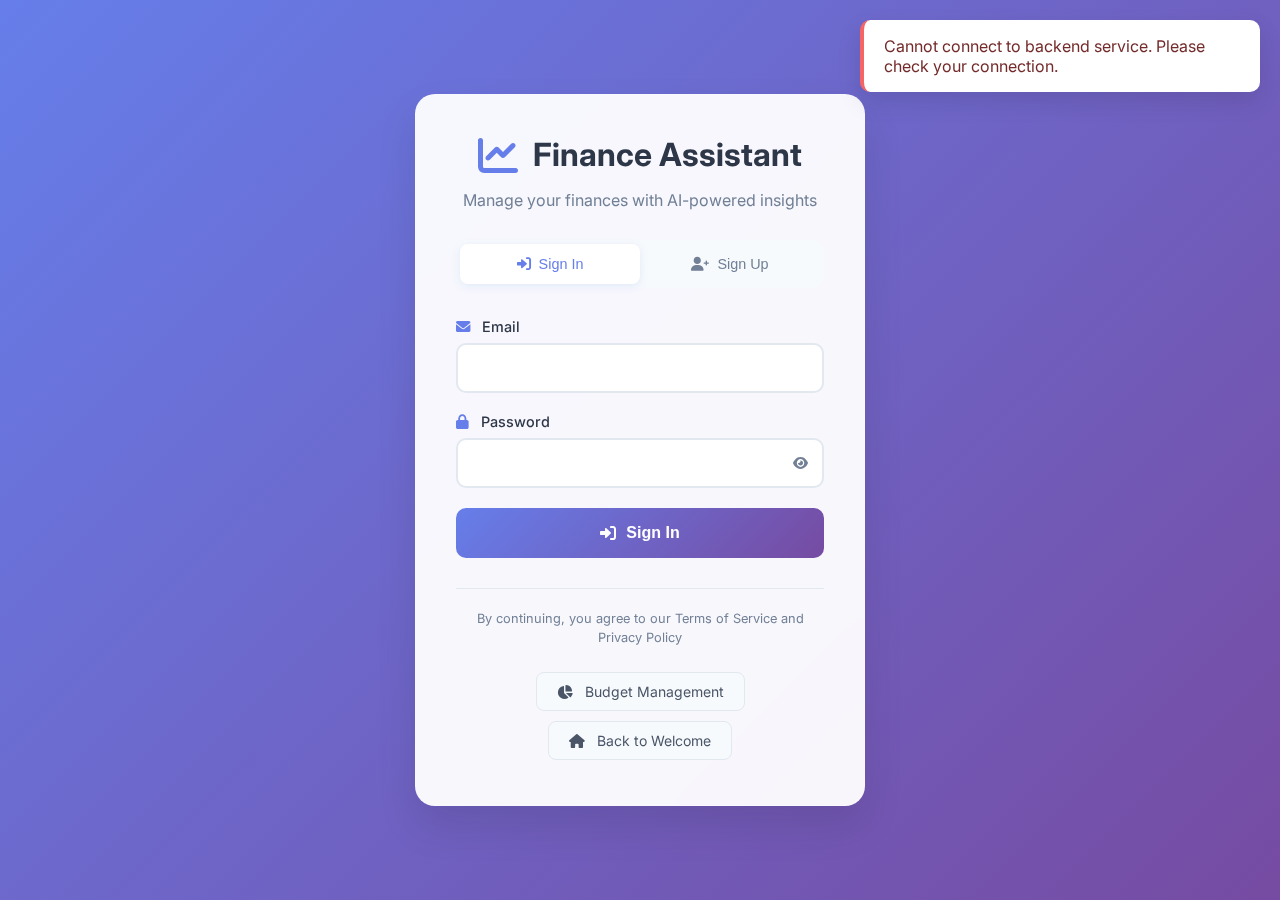
<file: finance-assistant-frontend/html/goal-management.html>
<!DOCTYPE html>
<html lang="en">
<head>
    <meta charset="UTF-8">
    <meta name="viewport" content="width=device-width, initial-scale=1.0">
    <title>Goal Management - Finance Assistant</title>
    <link rel="stylesheet" href="../css/styles.css">
    <link rel="stylesheet" href="https://cdnjs.cloudflare.com/ajax/libs/font-awesome/6.0.0/css/all.min.css">
    <style>
        .goal-card {
            background: white;
            border-radius: 12px;
            padding: 20px;
            margin-bottom: 20px;
            box-shadow: 0 2px 10px rgba(0,0,0,0.1);
            border-left: 4px solid #3182ce;
            transition: transform 0.2s, box-shadow 0.2s;
        }
        
        .goal-card:hover {
            transform: translateY(-2px);
            box-shadow: 0 4px 20px rgba(0,0,0,0.15);
        }
        
        .goal-header {
            display: flex;
            justify-content: space-between;
            align-items: flex-start;
            margin-bottom: 15px;
        }
        
        .goal-title {
            font-size: 1.4em;
            font-weight: 600;
            color: #2d3748;
            margin: 0;
        }
        
        .goal-category {
            background: #e2e8f0;
            color: #4a5568;
            padding: 4px 12px;
            border-radius: 20px;
            font-size: 0.9em;
            font-weight: 500;
        }
        
        .goal-progress {
            margin: 15px 0;
        }
        
        .progress-bar {
            width: 100%;
            height: 8px;
            background: #e2e8f0;
            border-radius: 4px;
            overflow: hidden;
            margin: 8px 0;
        }
        
        .progress-fill {
            height: 100%;
            background: linear-gradient(90deg, #48bb78, #38a169);
            border-radius: 4px;
            transition: width 0.3s ease;
        }
        
        .progress-fill.warning {
            background: linear-gradient(90deg, #ed8936, #dd6b20);
        }
        
        .progress-fill.danger {
            background: linear-gradient(90deg, #f56565, #e53e3e);
        }
        
        .progress-text {
            display: flex;
            justify-content: space-between;
            font-size: 0.9em;
            color: #718096;
        }
        
        .goal-details {
            display: grid;
            grid-template-columns: repeat(auto-fit, minmax(150px, 1fr));
            gap: 15px;
            margin: 15px 0;
        }
        
        .detail-item {
            text-align: center;
        }
        
        .detail-label {
            font-size: 0.8em;
            color: #718096;
            text-transform: uppercase;
            letter-spacing: 0.5px;
            margin-bottom: 5px;
        }
        
        .detail-value {
            font-size: 1.1em;
            font-weight: 600;
            color: #2d3748;
        }
        
        .goal-actions {
            display: flex;
            gap: 10px;
            margin-top: 15px;
        }
        
        .action-btn {
            padding: 8px 16px;
            border: none;
            border-radius: 6px;
            cursor: pointer;
            font-size: 0.9em;
            font-weight: 500;
            transition: all 0.2s;
            display: flex;
            align-items: center;
            gap: 6px;
        }
        
        .action-btn.primary {
            background: #3182ce;
            color: white;
        }
        
        .action-btn.primary:hover {
            background: #2c5aa0;
        }
        
        .action-btn.success {
            background: #38a169;
            color: white;
        }
        
        .action-btn.success:hover {
            background: #2f855a;
        }
        
        .action-btn.warning {
            background: #ed8936;
            color: white;
        }
        
        .action-btn.warning:hover {
            background: #dd6b20;
        }
        
        .action-btn.danger {
            background: #e53e3e;
            color: white;
        }
        
        .action-btn.danger:hover {
            background: #c53030;
        }
        
        .action-btn.secondary {
            background: #718096;
            color: white;
        }
        
        .action-btn.secondary:hover {
            background: #4a5568;
        }
        
        .action-buttons {
            display: flex;
            gap: 10px;
            flex-wrap: wrap;
        }
        
        .action-buttons .action-btn {
            margin: 0;
        }
        
        .goal-form {
            background: white;
            border-radius: 12px;
            padding: 25px;
            margin-bottom: 30px;
            box-shadow: 0 2px 10px rgba(0,0,0,0.1);
        }
        
        .form-grid {
            display: grid;
            grid-template-columns: repeat(auto-fit, minmax(250px, 1fr));
            gap: 20px;
            margin-bottom: 20px;
        }
        
        .form-group {
            display: flex;
            flex-direction: column;
        }
        
        .form-label {
            font-weight: 600;
            color: #2d3748;
            margin-bottom: 8px;
        }
        
        .form-input {
            padding: 10px 12px;
            border: 2px solid #e2e8f0;
            border-radius: 6px;
            font-size: 1em;
            transition: border-color 0.2s;
        }
        
        .form-input:focus {
            outline: none;
            border-color: #3182ce;
        }
        
        .form-select {
            padding: 10px 12px;
            border: 2px solid #e2e8f0;
            border-radius: 6px;
            font-size: 1em;
            background: white;
            cursor: pointer;
        }
        
        .form-select:focus {
            outline: none;
            border-color: #3182ce;
        }
        
        .form-buttons {
            display: flex;
            gap: 15px;
            justify-content: flex-end;
        }
        
        .stats-grid {
            display: grid;
            grid-template-columns: repeat(auto-fit, minmax(200px, 1fr));
            gap: 20px;
            margin-bottom: 30px;
        }
        
        .stat-card {
            background: white;
            border-radius: 12px;
            padding: 20px;
            text-align: center;
            box-shadow: 0 2px 10px rgba(0,0,0,0.1);
        }
        
        .stat-icon {
            font-size: 2em;
            margin-bottom: 10px;
        }
        
        .stat-value {
            font-size: 2em;
            font-weight: 700;
            color: #2d3748;
            margin-bottom: 5px;
        }
        
        .stat-label {
            color: #718096;
            font-size: 0.9em;
            text-transform: uppercase;
            letter-spacing: 0.5px;
        }
        
        .completed-goal {
            border-left-color: #48bb78;
            opacity: 0.8;
        }
        
        .completed-goal .goal-title {
            text-decoration: line-through;
            color: #718096;
        }
        
        .overdue-goal {
            border-left-color: #e53e3e;
        }
        
        .overdue-goal .goal-title {
            color: #e53e3e;
        }
        
        .empty-state {
            text-align: center;
            padding: 60px 20px;
            color: #718096;
        }
        
        .empty-state i {
            font-size: 4em;
            margin-bottom: 20px;
            color: #cbd5e0;
        }
        
        .empty-state h3 {
            margin-bottom: 10px;
            color: #4a5568;
        }
        
        .loading {
            text-align: center;
            padding: 40px;
            color: #718096;
        }
        
        .loading i {
            font-size: 2em;
            animation: spin 1s linear infinite;
        }
        
        @keyframes spin {
            from { transform: rotate(0deg); }
            to { transform: rotate(360deg); }
        }
        
        .modal {
            display: none;
            position: fixed;
            z-index: 1000;
            left: 0;
            top: 0;
            width: 100%;
            height: 100%;
            background-color: rgba(0,0,0,0.5);
        }
        
        .modal-content {
            background-color: white;
            margin: 5% auto;
            padding: 30px;
            border-radius: 12px;
            width: 90%;
            max-width: 500px;
            position: relative;
        }
        
        .close {
            position: absolute;
            right: 20px;
            top: 20px;
            font-size: 28px;
            font-weight: bold;
            cursor: pointer;
            color: #718096;
        }
        
        .close:hover {
            color: #2d3748;
        }
        
        @media (max-width: 768px) {
            .header {
                flex-direction: column;
                align-items: stretch;
                text-align: center;
            }
            
            .nav {
                justify-content: center;
                margin-top: 15px;
            }
            
            .navigation-buttons {
                justify-content: center;
                gap: 10px;
            }
            
            .nav-button {
                min-width: 120px;
                padding: 10px 16px;
                font-size: 13px;
            }
            
            .goal-header {
                flex-direction: column;
                align-items: flex-start;
                gap: 10px;
            }
            
            .goal-actions {
                flex-wrap: wrap;
            }
            
            .form-grid {
                grid-template-columns: 1fr;
            }
            
            .stats-grid {
                grid-template-columns: 1fr;
            }
        }
        
        /* Navigation Buttons */
        .navigation-buttons {
            display: flex;
            gap: 15px;
            margin-bottom: 20px;
            flex-wrap: wrap;
            justify-content: flex-start;
            align-items: center;
            padding: 20px 0;
            border-bottom: 1px solid #e2e8f0;
        }
        
        .nav-button {
            background: #667eea;
            color: white;
            border: none;
            padding: 12px 20px;
            border-radius: 8px;
            cursor: pointer;
            text-decoration: none;
            transition: all 0.3s ease;
            font-size: 14px;
            font-weight: 500;
            display: inline-flex;
            align-items: center;
            justify-content: center;
            min-width: 140px;
            text-align: center;
            box-shadow: 0 2px 4px rgba(0, 0, 0, 0.1);
        }
        
        .nav-button:hover {
            background: #5a67d8;
            transform: translateY(-1px);
        }
        
        .nav-button.secondary {
            background: #718096;
        }
        
        .nav-button.secondary:hover {
            background: #4a5568;
        }
        
        /* Logout Button */
        .logout-btn {
            background: #f56565;
            color: white;
            border: none;
            padding: 12px 24px;
            border-radius: 8px;
            cursor: pointer;
            font-weight: 500;
            transition: all 0.3s ease;
        }
        
        .logout-btn:hover {
            background: #e53e3e;
            transform: translateY(-2px);
        }
        
        /* Page Header Styles */
        .page-header {
            background: white;
            border-radius: 15px;
            padding: 30px;
            margin-bottom: 30px;
            box-shadow: 0 10px 25px rgba(0, 0, 0, 0.1);
            display: flex;
            justify-content: space-between;
            align-items: center;
        }
        
        .page-header h1 {
            margin: 0;
            font-size: 2.5rem;
            margin-bottom: 10px;
            color: #2d3748;
        }
        
        .page-header p {
            margin: 0;
            font-size: 1.1rem;
            color: #718096;
        }
    </style>
</head>
<body>
    <div class="container">
        <!-- Navigation -->
        <div class="navigation-buttons">
            <a href="dashboard.html" class="nav-button">🏠 Dashboard</a>
            <a href="budget-management.html" class="nav-button">💰 Budget Management</a>
            <a href="transaction-upload.html" class="nav-button">📤 Transaction Upload</a>
            <a href="insight-service.html" class="nav-button">🧠 AI Insights</a>
        </div>

        <div class="page-header">
            <div>
                <h1><i class="fas fa-bullseye"></i> Goal Management</h1>
                <p>Set financial goals, track progress, and get personalized recommendations</p>
            </div>
        </div>

            <!-- Statistics Section -->
            <div class="stats-grid">
                <div class="stat-card">
                    <div class="stat-icon" style="color: #3182ce;">
                        <i class="fas fa-bullseye"></i>
                    </div>
                    <div class="stat-value" id="totalGoals">-</div>
                    <div class="stat-label">Total Goals</div>
                </div>
                <div class="stat-card">
                    <div class="stat-icon" style="color: #48bb78;">
                        <i class="fas fa-check-circle"></i>
                    </div>
                    <div class="stat-value" id="completedGoals">-</div>
                    <div class="stat-label">Completed</div>
                </div>
                <div class="stat-card">
                    <div class="stat-icon" style="color: #ed8936;">
                        <i class="fas fa-clock"></i>
                    </div>
                    <div class="stat-value" id="activeGoals">-</div>
                    <div class="stat-label">Active</div>
                </div>
                <div class="stat-card">
                    <div class="stat-icon" style="color: #e53e3e;">
                        <i class="fas fa-exclamation-triangle"></i>
                    </div>
                    <div class="stat-value" id="overdueGoals">-</div>
                    <div class="stat-label">Overdue</div>
                </div>
            </div>

            <!-- Goal Creation Form -->
            <div class="goal-form">
                <h2><i class="fas fa-plus-circle"></i> Create New Goal</h2>
                <form id="goalForm">
                    <div class="form-grid">
                        <div class="form-group">
                            <label for="goalName" class="form-label">Goal Name</label>
                            <input type="text" id="goalName" name="name" class="form-input" required 
                                   placeholder="e.g., Save for Vacation">
                        </div>
                        <div class="form-group">
                            <label for="targetAmount" class="form-label">Target Amount</label>
                            <input type="number" id="targetAmount" name="targetAmount" class="form-input" 
                                   step="0.01" min="0" required placeholder="1000.00">
                        </div>
                        <div class="form-group">
                            <label for="targetDate" class="form-label">Target Date</label>
                            <input type="date" id="targetDate" name="targetDate" class="form-input" required>
                        </div>
                        <div class="form-group">
                            <label for="categoryId" class="form-label">Category</label>
                            <select id="categoryId" name="categoryId" class="form-select" required>
                                <option value="">Select a category</option>
                            </select>
                        </div>
                        <div class="form-group">
                            <label for="currency" class="form-label">Currency</label>
                            <select id="currency" name="currency" class="form-select" required>
                                <option value="USD">USD ($)</option>
                                <option value="EUR">EUR (€)</option>
                                <option value="GBP">GBP (£)</option>
                                <option value="JPY">JPY (¥)</option>
                            </select>
                        </div>
                    </div>
                    <div class="form-buttons">
                        <button type="button" onclick="resetForm()" class="action-btn secondary">
                            <i class="fas fa-undo"></i> Reset
                        </button>
                        <button type="submit" class="action-btn primary">
                            <i class="fas fa-save"></i> Create Goal
                        </button>
                    </div>
                </form>
            </div>

            <!-- Goals List -->
            <div class="goals-section">
                <div class="section-header">
                    <h2><i class="fas fa-list"></i> Your Goals</h2>
                    <div class="action-buttons">
                        <button onclick="calculateGoalProgressFromTransactions()" class="action-btn primary">
                            <i class="fas fa-calculator"></i> Calculate Progress from Transactions
                        </button>
                        <button onclick="evaluateAllGoals()" class="action-btn success">
                            <i class="fas fa-sync-alt"></i> Evaluate All Goals
                        </button>
                    </div>
                </div>
                
                <div id="goalsList">
                    <div class="loading">
                        <i class="fas fa-spinner"></i>
                        <p>Loading goals...</p>
                    </div>
                </div>
            </div>
        </main>
    </div>



    <!-- Edit Goal Modal -->
    <div id="editModal" class="modal">
        <div class="modal-content">
            <span class="close" onclick="closeEditModal()">&times;</span>
            <h2><i class="fas fa-edit"></i> Edit Goal</h2>
            <form id="editForm">
                <div class="form-grid">
                    <div class="form-group">
                        <label for="editGoalName" class="form-label">Goal Name</label>
                        <input type="text" id="editGoalName" name="name" class="form-input" required>
                    </div>
                    <div class="form-group">
                        <label for="editTargetAmount" class="form-label">Target Amount</label>
                        <input type="number" id="editTargetAmount" name="targetAmount" class="form-input" 
                               step="0.01" min="0" required>
                    </div>
                    <div class="form-group">
                        <label for="editTargetDate" class="form-label">Target Date</label>
                        <input type="date" id="editTargetDate" name="targetDate" class="form-input" required>
                    </div>
                    <div class="form-group">
                        <label for="editCategoryId" class="form-label">Category</label>
                        <select id="editCategoryId" name="categoryId" class="form-select" required>
                        </select>
                    </div>
                    <div class="form-group">
                        <label for="editCurrency" class="form-label">Currency</label>
                        <select id="editCurrency" name="currency" class="form-select" required>
                            <option value="USD">USD ($)</option>
                            <option value="EUR">EUR (€)</option>
                            <option value="GBP">GBP (£)</option>
                            <option value="JPY">JPY (¥)</option>
                        </select>
                    </div>
                </div>
                <div class="form-buttons">
                    <button type="button" onclick="closeEditModal()" class="action-btn secondary">
                        Cancel
                    </button>
                    <button type="submit" class="action-btn primary">
                        <i class="fas fa-save"></i> Save Changes
                    </button>
                </div>
            </form>
        </div>
    </div>

    <!-- Scripts -->
    <script src="../js/config.js"></script>
    <script src="../js/api-service.js"></script>
    <script src="../js/goal-management.js"></script>
</body>
</html>
</file>
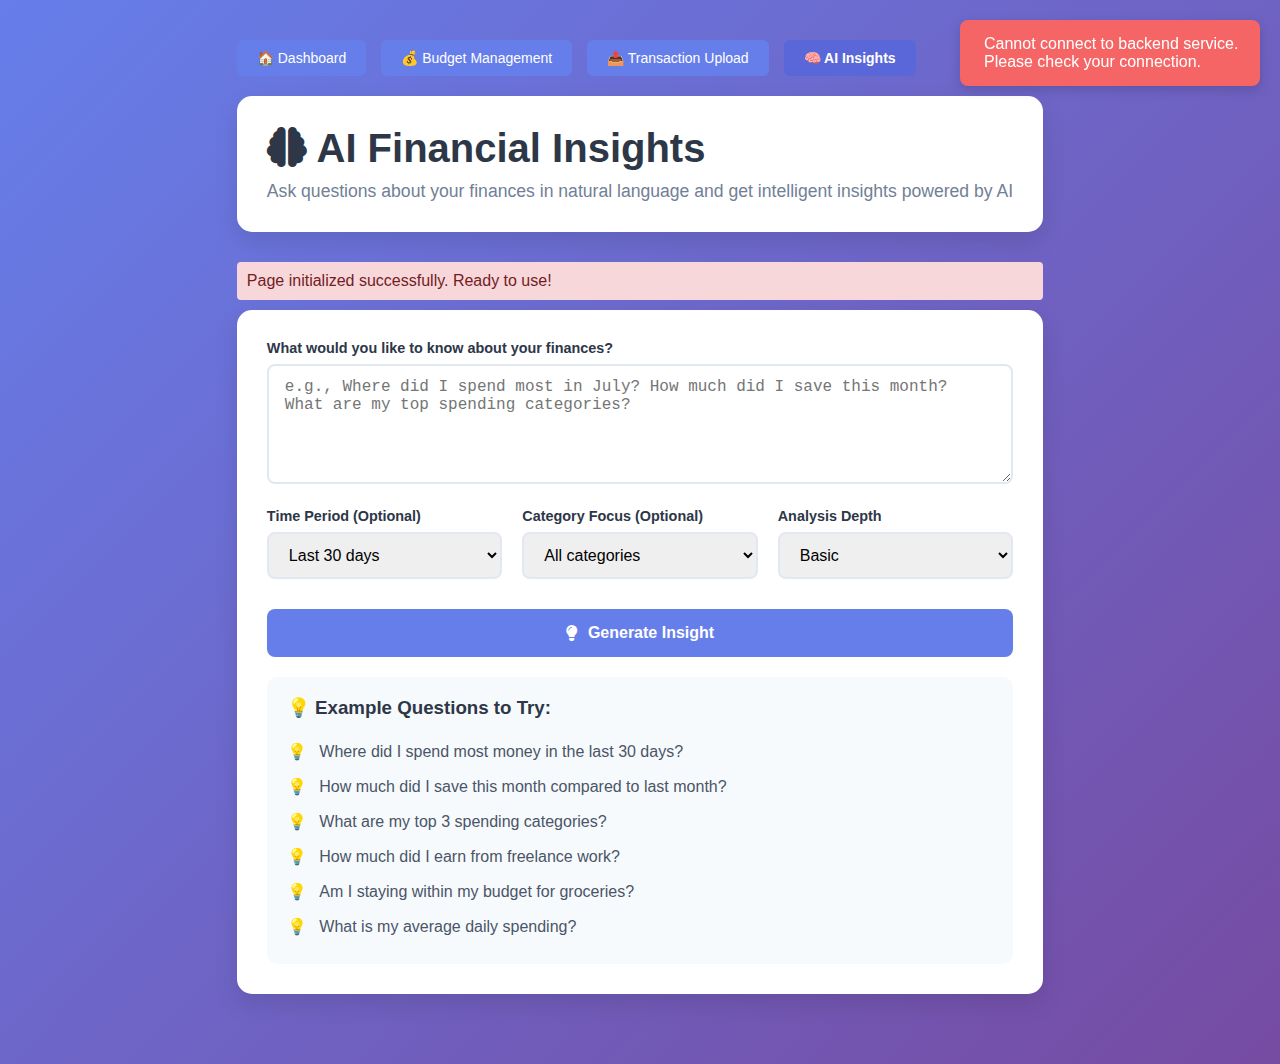
<file: finance-assistant-frontend/html/insight-service.html>
<!DOCTYPE html>
<html lang="en">
<head>
    <meta charset="UTF-8">
    <meta name="viewport" content="width=device-width, initial-scale=1.0">
    <title>AI Financial Insights - Finance Assistant</title>
    <link rel="stylesheet" href="../css/styles.css">
    <link rel="stylesheet" href="https://cdnjs.cloudflare.com/ajax/libs/font-awesome/6.0.0/css/all.min.css">
    <style>
        .insight-container {
            max-width: 1200px;
            margin: 0 auto;
            padding: 20px;
        }
        
        .page-header {
            background: white;
            border-radius: 15px;
            padding: 30px;
            margin-bottom: 30px;
            box-shadow: 0 10px 25px rgba(0, 0, 0, 0.1);
            display: flex;
            justify-content: space-between;
            align-items: center;
        }
        
        .page-header h1 {
            color: #2d3748;
            margin-bottom: 10px;
            font-size: 2.5rem;
        }
        
        .page-header p {
            color: #718096;
            font-size: 1.1rem;
            margin: 0;
        }
        
        .question-form {
            background: white;
            border-radius: 15px;
            padding: 30px;
            margin-bottom: 30px;
            box-shadow: 0 10px 25px rgba(0, 0, 0, 0.1);
        }
        
        .form-group {
            margin-bottom: 20px;
        }
        
        .form-group label {
            display: block;
            margin-bottom: 8px;
            font-weight: 600;
            color: #2d3748;
        }
        
        .form-group input,
        .form-group select,
        .form-group textarea {
            width: 100%;
            padding: 12px 16px;
            border: 2px solid #e2e8f0;
            border-radius: 8px;
            font-size: 16px;
            transition: border-color 0.3s ease;
        }
        
        .form-group input:focus,
        .form-group select:focus,
        .form-group textarea:focus {
            outline: none;
            border-color: #667eea;
            box-shadow: 0 0 0 3px rgba(102, 126, 234, 0.1);
        }
        
        .form-group textarea {
            min-height: 120px;
            resize: vertical;
        }
        
        .submit-btn {
            background: #667eea;
            color: white;
            border: none;
            padding: 15px 30px;
            border-radius: 8px;
            font-size: 16px;
            font-weight: 600;
            cursor: pointer;
            transition: all 0.3s ease;
            width: 100%;
        }
        
        .submit-btn:hover {
            background: #5a67d8;
            transform: translateY(-2px);
        }
        
        .submit-btn:disabled {
            background: #a0aec0;
            cursor: not-allowed;
            transform: none;
        }
        
        .loading {
            display: none;
            text-align: center;
            padding: 20px;
        }
        
        .loading i {
            font-size: 2rem;
            color: #667eea;
            animation: spin 1s linear infinite;
        }
        
        @keyframes spin {
            0% { transform: rotate(0deg); }
            100% { transform: rotate(360deg); }
        }
        
        .insights-grid {
            display: grid;
            grid-template-columns: repeat(auto-fit, minmax(400px, 1fr));
            gap: 20px;
            margin-top: 30px;
        }
        
        .insight-card {
            background: white;
            border-radius: 15px;
            padding: 25px;
            box-shadow: 0 10px 25px rgba(0, 0, 0, 0.1);
            border: 1px solid #e2e8f0;
            transition: transform 0.3s ease, box-shadow 0.3s ease;
        }
        
        .insight-card:hover {
            transform: translateY(-5px);
            box-shadow: 0 20px 40px rgba(0, 0, 0, 0.15);
        }
        
        .insight-header-card {
            display: flex;
            justify-content: space-between;
            align-items: flex-start;
            margin-bottom: 15px;
        }
        
        .insight-type {
            background: #667eea;
            color: white;
            padding: 4px 12px;
            border-radius: 20px;
            font-size: 12px;
            font-weight: 600;
            text-transform: uppercase;
        }
        
        .insight-date {
            color: #718096;
            font-size: 14px;
        }
        
        .insight-question {
            font-weight: 600;
            color: #2d3748;
            margin-bottom: 15px;
            font-style: italic;
        }
        
        .insight-message {
            color: #4a5568;
            line-height: 1.6;
            margin-bottom: 20px;
        }
        
        .insight-meta {
            display: flex;
            justify-content: space-between;
            align-items: center;
            padding-top: 15px;
            border-top: 1px solid #e2e8f0;
        }
        
        .confidence-score {
            display: flex;
            align-items: center;
            gap: 8px;
            color: #718096;
            font-size: 14px;
        }
        
        .confidence-bar {
            width: 60px;
            height: 6px;
            background: #e2e8f0;
            border-radius: 3px;
            overflow: hidden;
        }
        
        .confidence-fill {
            height: 100%;
            background: #48bb78;
            transition: width 0.3s ease;
        }
        
        .insight-actions {
            display: flex;
            gap: 10px;
        }
        
        .action-btn {
            background: none;
            border: 1px solid #e2e8f0;
            padding: 6px 12px;
            border-radius: 6px;
            cursor: pointer;
            font-size: 12px;
            color: #718096;
            transition: all 0.3s ease;
        }
        
        .action-btn:hover {
            background: #f7fafc;
            border-color: #cbd5e0;
        }
        
        .action-btn.delete:hover {
            background: #fed7d7;
            border-color: #feb2b2;
            color: #c53030;
        }
        
        .no-insights {
            text-align: center;
            padding: 60px 20px;
            color: #718096;
        }
        
        .no-insights i {
            font-size: 4rem;
            margin-bottom: 20px;
            color: #cbd5e0;
        }
        
        .example-questions {
            background: #f7fafc;
            border-radius: 10px;
            padding: 20px;
            margin-top: 20px;
        }
        
        .example-questions h3 {
            color: #2d3748;
            margin-bottom: 15px;
        }
        
        .example-list {
            list-style: none;
            padding: 0;
        }
        
        .example-list li {
            padding: 8px 0;
            color: #4a5568;
            cursor: pointer;
            transition: color 0.3s ease;
        }
        
        .example-list li:hover {
            color: #667eea;
        }
        
        .example-list li:before {
            content: "💡 ";
            margin-right: 8px;
        }
        
        .navigation-buttons {
            display: flex;
            gap: 15px;
            margin-bottom: 20px;
        }
        
        .nav-button {
            background: #667eea;
            color: white;
            border: none;
            padding: 10px 20px;
            border-radius: 6px;
            cursor: pointer;
            text-decoration: none;
            transition: background-color 0.3s ease;
            font-size: 14px;
        }
        
        .nav-button:hover {
            background: #5a67d8;
        }
        
        .nav-button.active {
            background: #5a67d8;
            font-weight: 600;
        }
        
        .logout-btn {
            background: #f56565;
            color: white;
            border: none;
            padding: 10px 20px;
            border-radius: 6px;
            cursor: pointer;
            font-weight: 500;
            transition: all 0.3s ease;
        }
        
        .logout-btn:hover {
            background: #e53e3e;
        }
    </style>
</head>
<body>
    <div class="insight-container">
        <div class="navigation-buttons">
            <a href="dashboard.html" class="nav-button">🏠 Dashboard</a>
            <a href="budget-management.html" class="nav-button">💰 Budget Management</a>
            <a href="transaction-upload.html" class="nav-button">📤 Transaction Upload</a>
            <a href="insight-service.html" class="nav-button active">🧠 AI Insights</a>
        </div>

        <div class="page-header">
            <div>
                <h1><i class="fas fa-brain"></i> AI Financial Insights</h1>
                <p>Ask questions about your finances in natural language and get intelligent insights powered by AI</p>
            </div>
        </div>
        
        <!-- Page Status Indicator -->
        <div id="pageStatus" style="background: #d4edda; color: #155724; padding: 10px; margin: 10px 0; border-radius: 4px; display: none;">
            Page loaded successfully. Checking authentication...
        </div>

        <div class="question-form">
            <form id="insightForm">
                <div class="form-group">
                    <label for="question">What would you like to know about your finances?</label>
                    <textarea 
                        id="question" 
                        name="question" 
                        placeholder="e.g., Where did I spend most in July? How much did I save this month? What are my top spending categories?"
                        required
                        minlength="10"
                        maxlength="500"></textarea>
                </div>
                
                <div class="form-row" style="display: grid; grid-template-columns: 1fr 1fr 1fr; gap: 20px;">
                    <div class="form-group">
                        <label for="timePeriod">Time Period (Optional)</label>
                        <select id="timePeriod" name="timePeriod">
                            <option value="">Last 30 days</option>
                            <option value="July 2024">July 2024</option>
                            <option value="August 2024">August 2024</option>
                            <option value="This month">This month</option>
                            <option value="This year">This year</option>
                            <option value="Last 7 days">Last 7 days</option>
                            <option value="Last 90 days">Last 90 days</option>
                        </select>
                    </div>
                    
                    <div class="form-group">
                        <label for="categoryFilter">Category Focus (Optional)</label>
                        <select id="categoryFilter" name="categoryFilter">
                            <option value="">All categories</option>
                            <option value="Groceries">Groceries</option>
                            <option value="Transportation">Transportation</option>
                            <option value="Entertainment">Entertainment</option>
                            <option value="Utilities">Utilities</option>
                            <option value="Income">Income</option>
                        </select>
                    </div>
                    
                    <div class="form-group">
                        <label for="analysisDepth">Analysis Depth</label>
                        <select id="analysisDepth" name="analysisDepth">
                            <option value="basic">Basic</option>
                            <option value="detailed">Detailed</option>
                            <option value="comprehensive">Comprehensive</option>
                        </select>
                    </div>
                </div>
                
                <button type="submit" class="submit-btn" id="submitBtn">
                    <i class="fas fa-lightbulb"></i> Generate Insight
                </button>
            </form>
            
            <div class="loading" id="loading">
                <i class="fas fa-spinner"></i>
                <p>Analyzing your financial data and generating insights...</p>
            </div>
            
            <div class="example-questions">
                <h3>💡 Example Questions to Try:</h3>
                <ul class="example-list">
                    <li onclick="fillQuestion('Where did I spend most money in the last 30 days?')">Where did I spend most money in the last 30 days?</li>
                    <li onclick="fillQuestion('How much did I save this month compared to last month?')">How much did I save this month compared to last month?</li>
                    <li onclick="fillQuestion('What are my top 3 spending categories?')">What are my top 3 spending categories?</li>
                    <li onclick="fillQuestion('How much did I earn from freelance work?')">How much did I earn from freelance work?</li>
                    <li onclick="fillQuestion('Am I staying within my budget for groceries?')">Am I staying within my budget for groceries?</li>
                    <li onclick="fillQuestion('What is my average daily spending?')">What is my average daily spending?</li>
                </ul>
            </div>
        </div>

        <div id="insightsContainer">
            <!-- Insights will be loaded here -->
        </div>
        

    </div>

    <script src="../js/config.js"></script>
    <script>
        console.log('📄 HTML: Scripts loading...');
        console.log('CONFIG available in HTML:', typeof CONFIG !== 'undefined');
    </script>
    <script src="../js/auth.js"></script>
    <script>
        console.log('🔐 AUTH: Auth.js loaded');
    </script>
    <script src="../js/insight-service.js"></script>
    <script>
        console.log('🧠 INSIGHT: Insight service loaded');
        
        // Global error handler to catch any JavaScript errors
        window.addEventListener('error', function(e) {
            console.error('❌ Global JavaScript error:', e.error);
            console.error('Error details:', e.message, 'at', e.filename, 'line', e.lineno);
        });
        
        // Catch unhandled promise rejections
        window.addEventListener('unhandledrejection', function(e) {
            console.error('❌ Unhandled promise rejection:', e.reason);
        });
    </script>
</body>
</html>
</file>
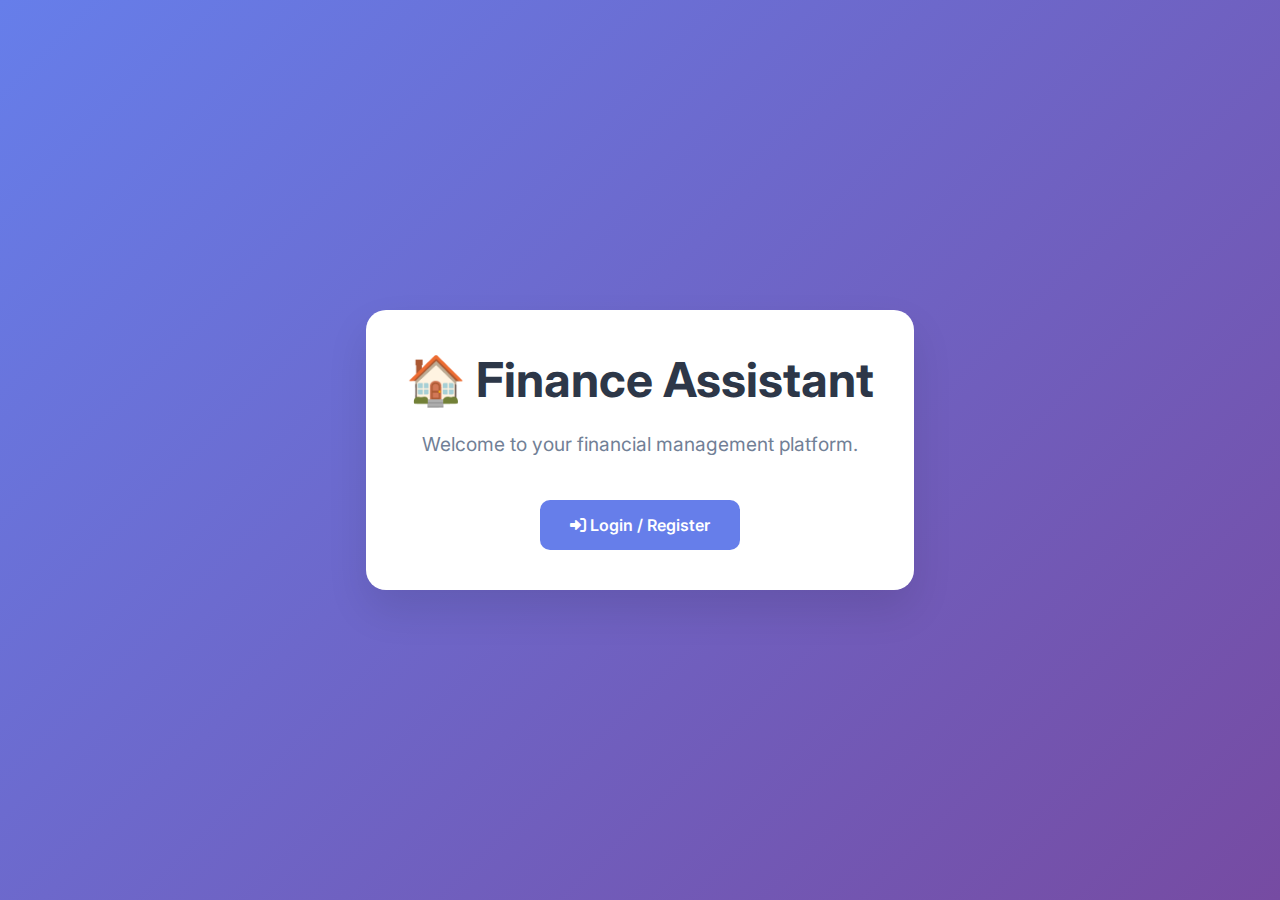
<file: finance-assistant-frontend/html/rule-engine.html>
<!DOCTYPE html>
<html lang="en">
<head>
    <meta charset="UTF-8">
    <meta name="viewport" content="width=device-width, initial-scale=1.0">
    <title>Rule Engine - Finance Assistant</title>
    <link rel="stylesheet" href="../css/styles.css">
    <link rel="stylesheet" href="https://cdnjs.cloudflare.com/ajax/libs/font-awesome/6.0.0/css/all.min.css">
    <style>
        .rule-engine-container {
            max-width: 1200px;
            margin: 0 auto;
            padding: 20px;
        }
        
        .navigation {
            display: flex;
            justify-content: space-between;
            align-items: center;
            margin-bottom: 30px;
            padding: 20px;
            background: #f8f9fa;
            border-radius: 8px;
        }
        
        .nav-btn {
            background: #007bff;
            color: white;
            border: none;
            padding: 10px 20px;
            border-radius: 5px;
            cursor: pointer;
            text-decoration: none;
            margin: 0 5px;
        }
        
        .nav-btn:hover {
            background: #0056b3;
        }
        
        .logout-btn {
            background: #dc3545;
        }
        
        .logout-btn:hover {
            background: #c82333;
        }
        
        .rule-engine-header {
            text-align: center;
            margin-bottom: 40px;
        }
        
        .rule-engine-header h1 {
            color: #333;
            margin-bottom: 10px;
        }
        
        .rule-engine-content {
            background: white;
            padding: 30px;
            border-radius: 8px;
            box-shadow: 0 2px 10px rgba(0,0,0,0.1);
        }
        
        .coming-soon {
            text-align: center;
            padding: 60px 20px;
        }
        
        .coming-soon i {
            font-size: 4rem;
            color: #6c757d;
            margin-bottom: 20px;
        }
        
        .coming-soon h2 {
            color: #495057;
            margin-bottom: 15px;
        }
        
        .coming-soon p {
            color: #6c757d;
            font-size: 1.1rem;
            line-height: 1.6;
        }
    </style>
</head>
<body>
    <div class="rule-engine-container">
        <div class="navigation">
            <div>
                <button onclick="window.location.href='dashboard.html'" class="nav-btn">Dashboard</button>
                <button onclick="window.location.href='budget-management.html'" class="nav-btn">Budgets</button>
                <button onclick="window.location.href='goal-management.html'" class="nav-btn">Goals</button>
                <button onclick="window.location.href='transaction-upload.html'" class="nav-btn">Upload</button>
                <button onclick="window.location.href='transaction-management.html'" class="nav-btn">Transactions</button>
                <button onclick="window.location.href='insight-service.html'" class="nav-btn">AI Insights</button>
            </div>
            <button onclick="logout()" class="logout-btn">Logout</button>
        </div>

        <div class="rule-engine-header">
            <h1><i class="fas fa-robot"></i> Rule Engine</h1>
            <p>Automated financial rules and alerts system</p>
        </div>

        <div class="rule-engine-content">
            <div class="coming-soon">
                <i class="fas fa-tools"></i>
                <h2>Coming Soon!</h2>
                <p>The Rule Engine feature is currently under development.</p>
                <p>This will allow you to create automated financial rules, alerts, and automated actions based on your spending patterns and financial goals.</p>
                <p>Check back soon for updates!</p>
            </div>
        </div>
    </div>

    <script src="../js/config.js"></script>
    <script src="../js/auth.js"></script>
    <script>
        // Simple logout function
        function logout() {
            localStorage.removeItem('authToken');
            localStorage.removeItem('userEmail');
            localStorage.removeItem('userName');
            window.location.href = '../index.html';
        }
        
        // Check authentication
        document.addEventListener('DOMContentLoaded', function() {
            const token = localStorage.getItem('authToken');
            if (!token) {
                window.location.href = '../index.html';
            }
        });
    </script>
</body>
</html>
</file>
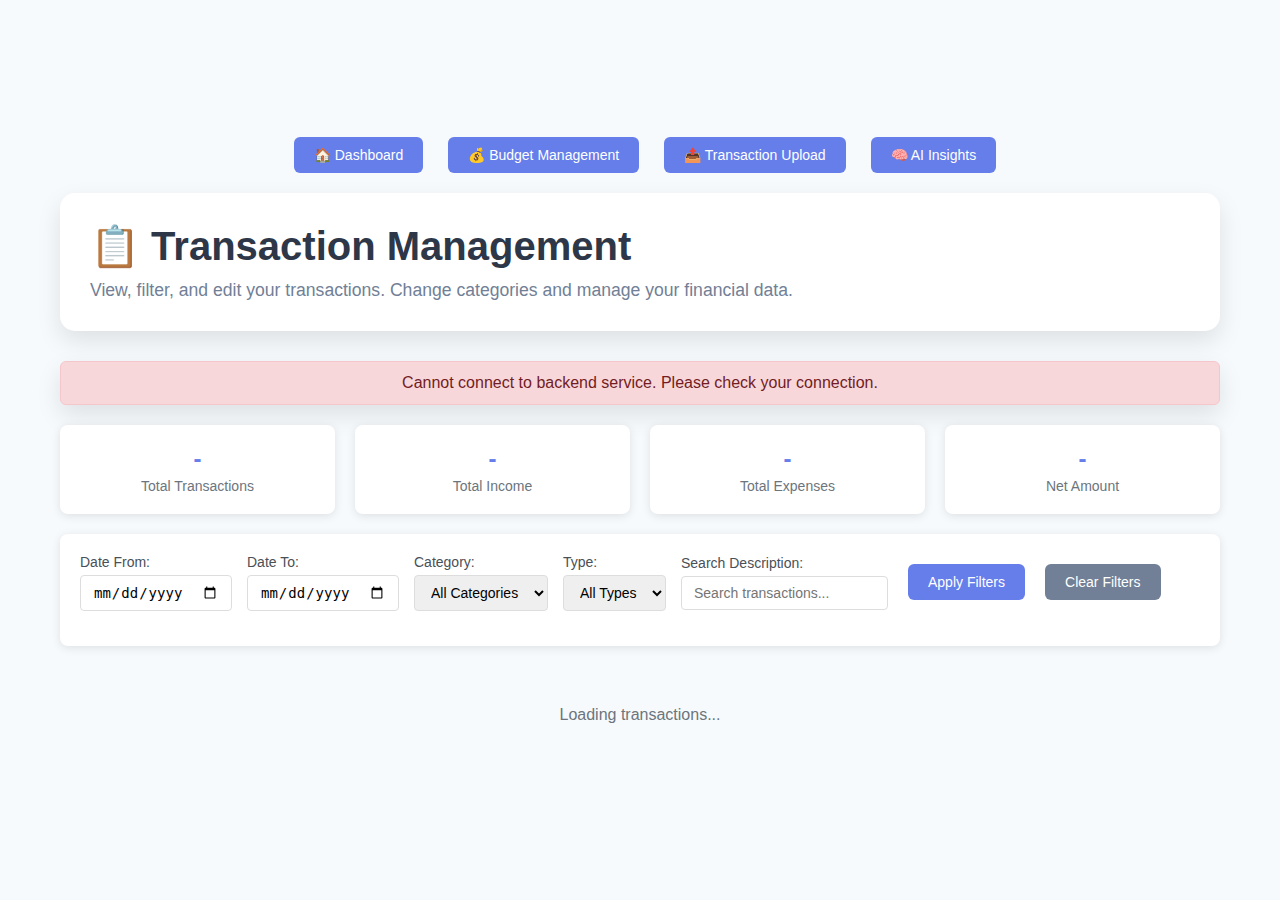
<file: finance-assistant-frontend/html/transaction-management.html>
<!DOCTYPE html>
<html lang="en">
<head>
    <meta charset="UTF-8">
    <meta name="viewport" content="width=device-width, initial-scale=1.0">
    <title>Transaction Management - Finance Assistant</title>
    <link rel="stylesheet" href="../css/styles.css">
    <link rel="stylesheet" href="https://cdnjs.cloudflare.com/ajax/libs/font-awesome/6.0.0/css/all.min.css">
    <style>
        body {
            font-family: 'Segoe UI', Tahoma, Geneva, Verdana, sans-serif;
            margin: 0;
            padding: 20px;
            background: #f7fafc;
        }
        
        .container {
            max-width: 1200px;
            margin: 0 auto;
            padding: 0 20px;
        }
        
        @media (max-width: 768px) {
            .navigation-buttons {
                flex-direction: column;
                gap: 10px;
            }
            
            .nav-button {
                width: 100%;
                text-align: center;
            }
            
            .page-header {
                flex-direction: column;
                text-align: center;
                gap: 15px;
            }
            
            .filter-row {
                flex-direction: column;
                align-items: stretch;
            }
            
            .filter-actions {
                justify-content: center;
            }
        }
        
        .transaction-table {
            width: 100%;
            border-collapse: collapse;
            margin-top: 20px;
            background: white;
            border-radius: 8px;
            overflow: hidden;
            box-shadow: 0 2px 10px rgba(0,0,0,0.1);
        }
        
        .transaction-table th,
        .transaction-table td {
            padding: 12px 15px;
            text-align: left;
            border-bottom: 1px solid #eee;
        }
        
        .transaction-table th {
            background: #f8f9fa;
            font-weight: 600;
            color: #495057;
        }
        
        .transaction-table tr:hover {
            background: #f8f9fa;
        }
        
        .category-select {
            padding: 6px 10px;
            border: 1px solid #ddd;
            border-radius: 4px;
            background: white;
            font-size: 14px;
        }
        
        .save-btn {
            background: #667eea;
            color: white;
            border: none;
            padding: 10px 20px;
            border-radius: 6px;
            cursor: pointer;
            font-size: 14px;
            transition: background-color 0.3s ease;
        }
        
        .save-btn:hover {
            background: #5a67d8;
        }
        
        .save-btn:disabled {
            background: #6c757d;
            cursor: not-allowed;
        }
        
        .amount-positive {
            color: #28a745;
            font-weight: 600;
        }
        
        .amount-negative {
            color: #dc3545;
            font-weight: 600;
        }
        
        .filters {
            background: white;
            padding: 20px;
            border-radius: 8px;
            margin-bottom: 20px;
            box-shadow: 0 2px 10px rgba(0,0,0,0.1);
        }
        
        .filter-row {
            display: flex;
            gap: 15px;
            align-items: center;
            margin-bottom: 15px;
            flex-wrap: wrap;
        }
        
        .filter-group {
            display: flex;
            flex-direction: column;
            gap: 5px;
        }
        
        .filter-group label {
            font-weight: 500;
            color: #495057;
            font-size: 14px;
        }
        
        .filter-group select,
        .filter-group input {
            padding: 8px 12px;
            border: 1px solid #ddd;
            border-radius: 4px;
            font-size: 14px;
        }
        
        .filter-actions {
            display: flex;
            gap: 10px;
            align-items: end;
        }
        
        .btn {
            padding: 10px 20px;
            border: none;
            border-radius: 6px;
            cursor: pointer;
            font-size: 14px;
            font-weight: 500;
            text-decoration: none;
            display: inline-block;
            margin: 5px;
            transition: background-color 0.3s ease;
        }
        
        .btn-primary {
            background: #667eea;
            color: white;
        }
        
        .btn-primary:hover {
            background: #5a67d8;
        }
        
        .btn-secondary {
            background: #718096;
            color: white;
        }
        
        .btn-secondary:hover {
            background: #4a5568;
        }
        
        .pagination {
            display: flex;
            justify-content: center;
            align-items: center;
            gap: 10px;
            margin-top: 20px;
        }
        
        .pagination {
            display: flex;
            justify-content: center;
            align-items: center;
            gap: 10px;
            margin-top: 20px;
        }
        
        .pagination .btn {
            padding: 10px 20px;
            border: none;
            cursor: pointer;
            border-radius: 6px;
            transition: background-color 0.3s ease;
            font-size: 14px;
            font-weight: 500;
            min-width: 80px;
            text-align: center;
            white-space: nowrap;
        }
        
        .pagination .btn:hover {
            background: #5a67d8;
        }
        
        .pagination .btn:disabled {
            background: #a0aec0;
            color: #6c757d;
            cursor: not-allowed;
        }
        
        .pagination span {
            font-weight: 500;
            color: #495057;
            margin: 0 15px;
        }
        
        .stats {
            display: grid;
            grid-template-columns: repeat(auto-fit, minmax(200px, 1fr));
            gap: 20px;
            margin-bottom: 20px;
        }
        
        .stat-card {
            background: white;
            padding: 20px;
            border-radius: 8px;
            box-shadow: 0 2px 10px rgba(0,0,0,0.1);
            text-align: center;
        }
        
        .stat-value {
            font-size: 24px;
            font-weight: 600;
            color: #667eea;
            margin-bottom: 5px;
        }
        
        .stat-label {
            color: #6c757d;
            font-size: 14px;
        }
        
        .loading {
            text-align: center;
            padding: 40px;
            color: #6c757d;
        }
        
        .no-transactions {
            text-align: center;
            padding: 40px;
            color: #6c757d;
            background: white;
            border-radius: 8px;
            margin-top: 20px;
        }
        
        .message {
            padding: 12px 20px;
            margin: 20px 0;
            border-radius: 6px;
            font-weight: 500;
            text-align: center;
        }
        
        .message.error {
            background: #f8d7da;
            color: #721c24;
            border: 1px solid #f5c6cb;
        }
        
        .message.success {
            background: #d4edda;
            color: #155724;
            border: 1px solid #c3e6cb;
        }
        
        .message.info {
            background: #d1ecf1;
            color: #0c5460;
            border: 1px solid #bee5eb;
        }
        
        .nav-button {
            background: #667eea;
            color: white;
            border: none;
            padding: 10px 20px;
            border-radius: 6px;
            cursor: pointer;
            font-size: 14px;
            margin-left: 10px;
            text-decoration: none;
            transition: background-color 0.3s ease;
        }
        
        .nav-button:hover {
            background: #5a67d8;
        }
        
        .nav-button.active {
            background: #5a67d8;
            font-weight: 600;
        }
        
        .navigation-buttons {
            display: flex;
            gap: 15px;
            margin-bottom: 20px;
            flex-wrap: wrap;
            justify-content: center;
            align-items: center;
        }
        
        .nav-button {
            flex-shrink: 0;
            white-space: nowrap;
        }
        

        
        .no-transactions ul {
            text-align: left;
            max-width: 400px;
            margin: 20px auto;
            padding-left: 20px;
        }
        
        .no-transactions li {
            margin: 8px 0;
            color: #495057;
        }
        
        .message.warning {
            background: #fff3cd;
            color: #856404;
            border: 1px solid #ffeaa7;
        }

        
        .category-select {
            padding: 4px 8px;
            border: 1px solid #ddd;
            border-radius: 4px;
            font-size: 14px;
            width: 100%;
        }
        
        .category-select:focus {
            outline: none;
            border-color: #007bff;
            box-shadow: 0 0 0 2px rgba(0,123,255,0.25);
        }
        
        .category-cell {
            position: relative;
            display: flex;
            flex-direction: column;
            gap: 5px;
        }
        
        .category-type-badge {
            font-size: 10px;
            padding: 2px 6px;
            border-radius: 10px;
            font-weight: 600;
            text-transform: uppercase;
            letter-spacing: 0.5px;
            align-self: flex-start;
        }
        
        .category-type-badge.expense {
            background: #f8d7da;
            color: #721c24;
        }
        
        .category-type-badge.income {
            background: #d4edda;
            color: #155724;
        }
        
        .category-type-badge.transfer {
            background: #d1ecf1;
            color: #0c5460;
        }
        
        .save-btn i {
            margin-right: 5px;
        }
        
        .save-btn .fa-spinner {
            animation: spin 1s linear infinite;
        }
        
        @keyframes spin {
            0% { transform: rotate(0deg); }
            100% { transform: rotate(360deg); }
        }
        
        .bulk-update-ui {
            background: #f8f9fa;
            border: 2px solid #28a745;
            border-radius: 8px;
            padding: 20px;
            margin-top: 20px;
        }
        
        .bulk-update-ui .filters {
            background: transparent;
            box-shadow: none;
            margin: 0;
            padding: 0;
        }
        
        .bulk-update-ui .filter-row {
            margin-bottom: 0;
        }
        
        .page-header {
            background: white;
            border-radius: 15px;
            padding: 30px;
            margin-bottom: 30px;
            box-shadow: 0 10px 25px rgba(0, 0, 0, 0.1);
            display: flex;
            justify-content: space-between;
            align-items: center;
            flex-wrap: wrap;
        }
        
        .page-header h1 {
            margin: 0;
            font-size: 2.5rem;
            margin-bottom: 10px;
            color: #2d3748;
        }
        
        .page-header p {
            margin: 0;
            font-size: 1.1rem;
            color: #718096;
        }
    </style>
</head>
<body>
    <div class="container">
        <!-- Navigation -->
        <div class="navigation-buttons">
            <a href="dashboard.html" class="nav-button">🏠 Dashboard</a>
            <a href="budget-management.html" class="nav-button">💰 Budget Management</a>
            <a href="transaction-upload.html" class="nav-button">📤 Transaction Upload</a>
            <a href="insight-service.html" class="nav-button">🧠 AI Insights</a>
        </div>

        <div class="page-header">
            <div>
                <h1>📋 Transaction Management</h1>
                <p>View, filter, and edit your transactions. Change categories and manage your financial data.</p>
            </div>
        </div>

        <main>
            <!-- Message Container -->
            <div id="messageContainer" class="message" style="display: none;"></div>
            
            <!-- Statistics Cards -->
            <div class="stats">
                <div class="stat-card">
                    <div class="stat-value" id="totalTransactions">-</div>
                    <div class="stat-label">Total Transactions</div>
                </div>
                <div class="stat-card">
                    <div class="stat-value" id="totalIncome">-</div>
                    <div class="stat-label">Total Income</div>
                </div>
                <div class="stat-card">
                    <div class="stat-value" id="totalExpenses">-</div>
                    <div class="stat-label">Total Expenses</div>
                </div>
                <div class="stat-card">
                    <div class="stat-value" id="netAmount">-</div>
                    <div class="stat-label">Net Amount</div>
                </div>
            </div>

            <!-- Filters -->
            <div class="filters">
                <div class="filter-row">
                    <div class="filter-group">
                        <label for="dateFrom">Date From:</label>
                        <input type="date" id="dateFrom">
                    </div>
                    <div class="filter-group">
                        <label for="dateTo">Date To:</label>
                        <input type="date" id="dateTo">
                    </div>
                    <div class="filter-group">
                        <label for="categoryFilter">Category:</label>
                        <select id="categoryFilter">
                            <option value="">All Categories</option>
                        </select>
                    </div>
                    <div class="filter-group">
                        <label for="typeFilter">Type:</label>
                        <select id="typeFilter">
                            <option value="">All Types</option>
                            <option value="INCOME">Income</option>
                            <option value="EXPENSE">Expense</option>
                            <option value="TRANSFER">Transfer</option>
                        </select>
                    </div>
                    <div class="filter-group">
                        <label for="searchDescription">Search Description:</label>
                        <input type="text" id="searchDescription" placeholder="Search transactions...">
                    </div>
                    <div class="filter-actions">
                        <button class="btn btn-primary" onclick="applyFilters()">Apply Filters</button>
                        <button class="btn btn-secondary" onclick="clearFilters()">Clear Filters</button>
                    </div>
                </div>
            </div>

            <!-- Transactions Table -->
            <div id="transactionsContainer">
                <div class="loading">Loading transactions...</div>
            </div>

            <!-- Pagination -->
            <div class="pagination" id="pagination" style="display: none;">
                <button class="btn btn-secondary" onclick="changePage('prev')" id="prevBtn">Previous</button>
                <span id="pageInfo">Page 1 of 1</span>
                <button class="btn btn-secondary" onclick="changePage('next')" id="nextBtn">Next</button>
            </div>
        </main>
    </div>

    <script src="../js/config.js"></script>
    <script src="../js/auth.js"></script>
    <script src="../js/transaction-management.js"></script>
</body>
</html>
</file>
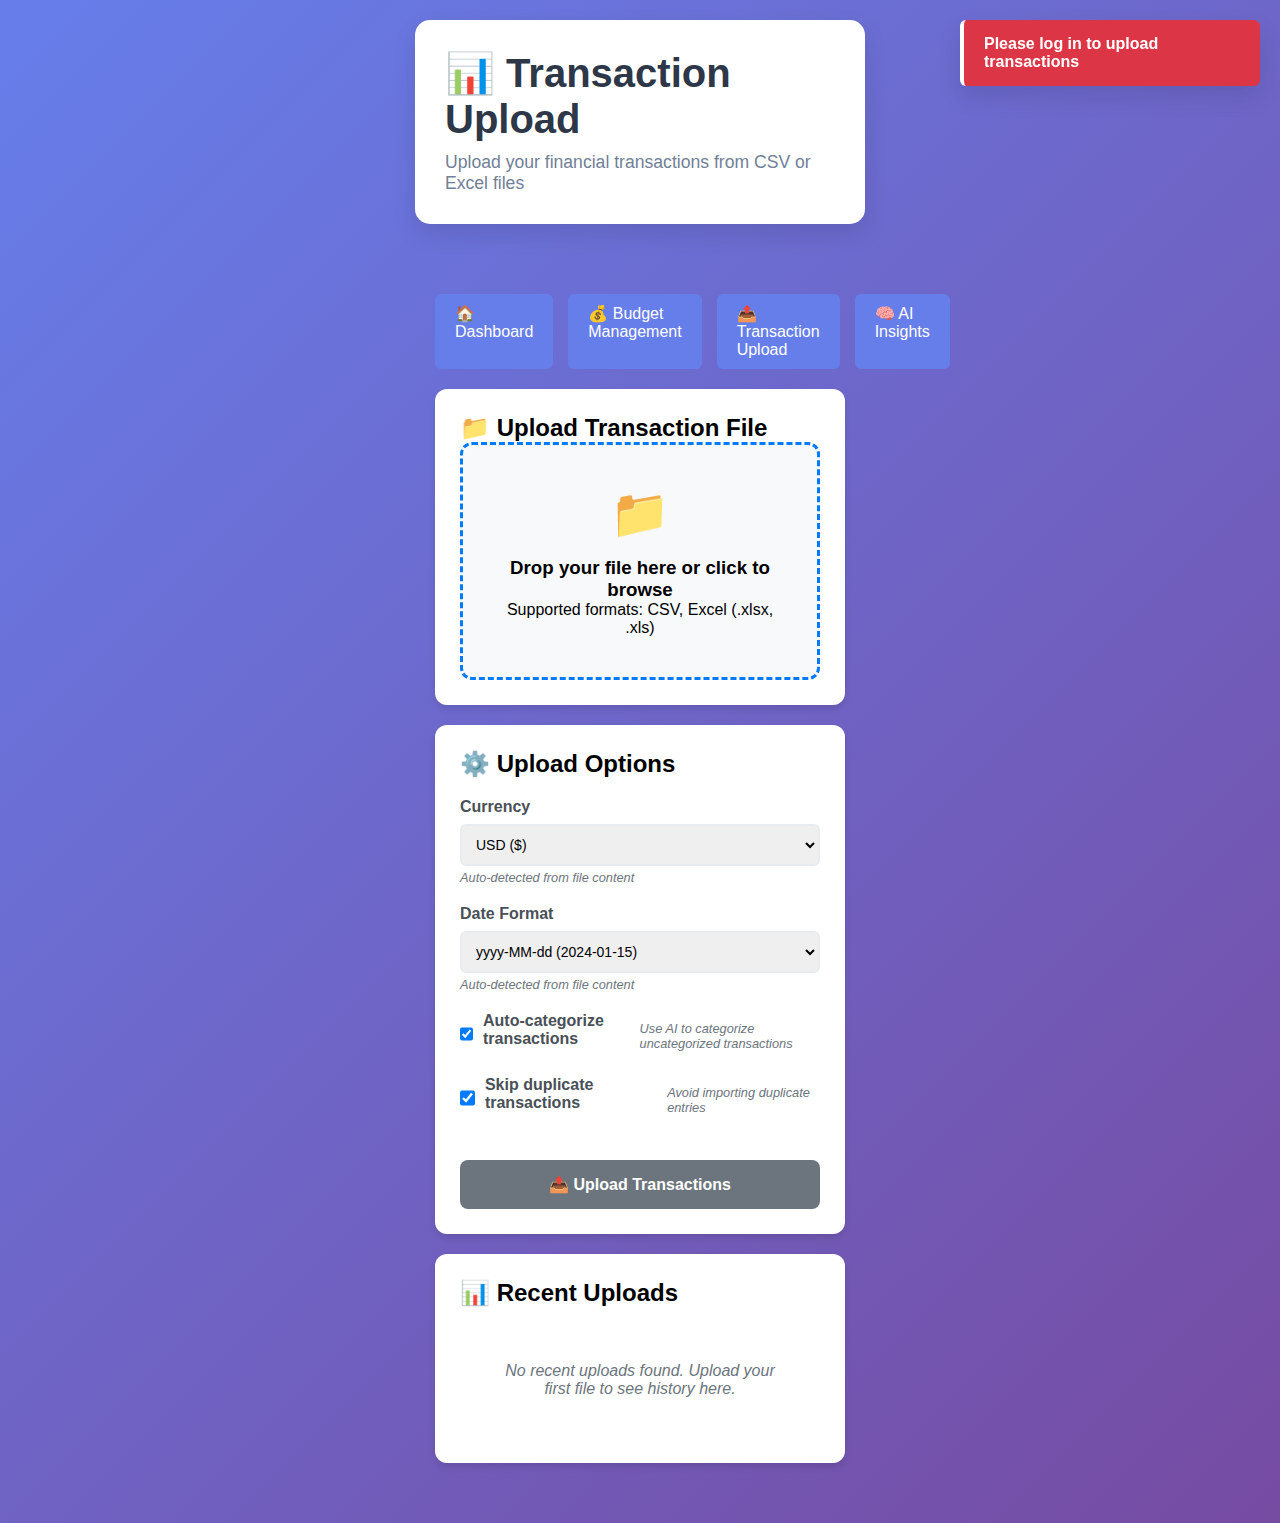
<file: finance-assistant-frontend/html/transaction-upload.html>
<!DOCTYPE html>
<html lang="en">
<head>
    <meta charset="UTF-8">
    <meta name="viewport" content="width=device-width, initial-scale=1.0">
    <title>Transaction Upload - Finance Assistant</title>
    <link rel="stylesheet" href="../css/styles.css">
    <style>
        .upload-container {
            max-width: 800px;
            margin: 0 auto;
            padding: 20px;
        }
        
        .upload-section {
            background: white;
            padding: 25px;
            margin: 20px 0;
            border-radius: 12px;
            box-shadow: 0 4px 6px rgba(0,0,0,0.1);
        }
        
        .file-upload-area {
            border: 3px dashed #007bff;
            border-radius: 12px;
            padding: 40px;
            text-align: center;
            background: #f8f9fa;
            transition: all 0.3s ease;
            cursor: pointer;
        }
        
        .file-upload-area:hover {
            border-color: #0056b3;
            background: #e9ecef;
        }
        
        .file-upload-area.dragover {
            border-color: #28a745;
            background: #d4edda;
        }
        
        .file-input {
            display: none;
        }
        
        .upload-icon {
            font-size: 48px;
            color: #007bff;
            margin-bottom: 15px;
        }
        
        .file-info {
            margin-top: 15px;
            padding: 15px;
            background: #e9ecef;
            border-radius: 8px;
            display: none;
        }
        
        .file-info.show {
            display: block;
        }
        
        .file-name {
            font-weight: bold;
            color: #007bff;
        }
        
        .file-size {
            color: #6c757d;
            font-size: 0.9em;
        }
        
        .upload-options {
            display: grid;
            grid-template-columns: repeat(auto-fit, minmax(200px, 1fr));
            gap: 20px;
            margin: 20px 0;
        }
        
        .option-group {
            display: flex;
            flex-direction: column;
        }
        
        .option-group label {
            font-weight: 600;
            margin-bottom: 8px;
            color: #495057;
        }
        
        .option-group select,
        .option-group input {
            padding: 10px;
            border: 2px solid #e9ecef;
            border-radius: 6px;
            font-size: 14px;
            transition: border-color 0.3s ease;
        }
        
        .option-group select:focus,
        .option-group input:focus {
            outline: none;
            border-color: #007bff;
        }
        
        .option-help {
            color: #6c757d;
            font-size: 0.8em;
            margin-top: 4px;
            font-style: italic;
        }
        
        .checkbox-group {
            display: flex;
            align-items: center;
            gap: 10px;
        }
        
        .checkbox-group input[type="checkbox"] {
            width: 18px;
            height: 18px;
            accent-color: #007bff;
        }
        
        .file-preview-section {
            margin-top: 20px;
            padding: 20px;
            background: #f8f9fa;
            border-radius: 8px;
            border: 1px solid #e9ecef;
        }
        
        .file-preview-section h4 {
            color: #495057;
            margin-bottom: 15px;
            font-size: 16px;
        }
        
        .preview-table-container {
            overflow-x: auto;
            border-radius: 6px;
            border: 1px solid #dee2e6;
        }
        
        .preview-table {
            width: 100%;
            border-collapse: collapse;
            background: white;
            font-size: 14px;
        }
        
        .preview-table th,
        .preview-table td {
            padding: 8px 12px;
            text-align: left;
            border-bottom: 1px solid #dee2e6;
            border-right: 1px solid #dee2e6;
        }
        
        .preview-table th {
            background: #007bff;
            color: white;
            font-weight: 600;
            font-size: 12px;
            text-transform: uppercase;
            letter-spacing: 0.5px;
        }
        
        .preview-table th:last-child,
        .preview-table td:last-child {
            border-right: none;
        }
        
        .preview-table tr:nth-child(even) {
            background: #f8f9fa;
        }
        
        .preview-table tr:hover {
            background: #e9ecef;
        }
        
        .upload-button {
            background: linear-gradient(135deg, #007bff, #0056b3);
            color: white;
            border: none;
            padding: 15px 30px;
            border-radius: 8px;
            font-size: 16px;
            font-weight: 600;
            cursor: pointer;
            transition: all 0.3s ease;
            width: 100%;
            margin-top: 20px;
        }
        
        .upload-button:hover {
            transform: translateY(-2px);
            box-shadow: 0 6px 12px rgba(0,123,255,0.3);
        }
        
        .upload-button:disabled {
            background: #6c757d;
            cursor: not-allowed;
            transform: none;
            box-shadow: none;
        }
        
        .progress-container {
            margin: 20px 0;
            display: none;
        }
        
        .progress-bar {
            width: 100%;
            height: 8px;
            background: #e9ecef;
            border-radius: 4px;
            overflow: hidden;
        }
        
        .progress-fill {
            height: 100%;
            background: linear-gradient(90deg, #007bff, #28a745);
            width: 0%;
            transition: width 0.3s ease;
        }
        
        .progress-text {
            text-align: center;
            margin-top: 10px;
            font-weight: 600;
            color: #495057;
        }
        
        .results-container {
            margin: 20px 0;
            display: none;
        }
        
        .result-card {
            background: #f8f9fa;
            border-radius: 8px;
            padding: 20px;
            margin: 15px 0;
            border-left: 4px solid #007bff;
        }
        
        .result-card.success {
            border-left-color: #28a745;
            background: #d4edda;
        }
        
        .result-card.error {
            border-left-color: #dc3545;
            background: #f8d7da;
        }
        
        .result-card.warning {
            border-left-color: #ffc107;
            background: #fff3cd;
        }
        
        .result-stats {
            display: grid;
            grid-template-columns: repeat(auto-fit, minmax(120px, 1fr));
            gap: 15px;
            margin: 15px 0;
        }
        
        .stat-item {
            text-align: center;
            padding: 15px;
            background: white;
            border-radius: 6px;
            box-shadow: 0 2px 4px rgba(0,0,0,0.1);
        }
        
        .stat-number {
            font-size: 24px;
            font-weight: bold;
            color: #007bff;
        }
        
        .stat-label {
            font-size: 12px;
            color: #6c757d;
            text-transform: uppercase;
            letter-spacing: 0.5px;
        }
        
        .error-list,
        .warning-list {
            margin: 15px 0;
        }
        
        .error-list h4,
        .warning-list h4 {
            margin-bottom: 10px;
            color: #495057;
        }
        
        .error-list ul,
        .warning-list ul {
            margin: 0;
            padding-left: 20px;
        }
        
        .error-list li,
        .warning-list li {
            margin: 5px 0;
            padding: 8px;
            background: white;
            border-radius: 4px;
            border-left: 3px solid;
        }
        
        .error-list li {
            border-left-color: #dc3545;
            color: #721c24;
        }
        
        .warning-list li {
            border-left-color: #ffc107;
            color: #856404;
        }
        

        
        .navigation-buttons {
            display: flex;
            gap: 15px;
            margin: 20px 0;
        }
        
        .nav-button {
            background: #667eea;
            color: white;
            border: none;
            padding: 10px 20px;
            border-radius: 6px;
            cursor: pointer;
            text-decoration: none;
            transition: background-color 0.3s ease;
        }
        
        .nav-button:hover {
            background: #5a67d8;
        }



        .modal-body li {
            margin-bottom: 8px;
            color: #444;
            font-size: 0.9em;
        }

        .modal-body strong {
            color: #333;
        }


        
        .upload-history {
            margin-top: 15px;
        }
        
        .history-placeholder {
            text-align: center;
            padding: 40px;
            color: #6c757d;
            font-style: italic;
        }
        
        .history-item {
            background: white;
            border-radius: 8px;
            padding: 15px;
            margin: 10px 0;
            border-left: 4px solid #007bff;
            box-shadow: 0 2px 4px rgba(0,0,0,0.1);
        }
        
        .history-item.success {
            border-left-color: #28a745;
        }
        
        .history-item.error {
            border-left-color: #dc3545;
        }
        
        .history-item.warning {
            border-left-color: #ffc107;
        }
        
        .history-header {
            display: flex;
            justify-content: space-between;
            align-items: center;
            margin-bottom: 10px;
        }
        
        .history-date {
            color: #6c757d;
            font-size: 0.9em;
        }
        
        .history-status {
            font-weight: 600;
            text-transform: uppercase;
            font-size: 0.8em;
            padding: 4px 8px;
            border-radius: 4px;
            background: #e9ecef;
        }
        
        .history-item.success .history-status {
            background: #d4edda;
            color: #155724;
        }
        
        .history-item.error .history-status {
            background: #f8d7da;
            color: #721c24;
        }
        
        .history-item.warning .history-status {
            background: #fff3cd;
            color: #856404;
        }
        
        .history-details {
            margin-bottom: 10px;
            color: #495057;
        }
        
        .history-stats {
            display: flex;
            gap: 15px;
        }
        
        .history-stats .stat {
            font-size: 0.9em;
            color: #6c757d;
        }
        
        /* Responsive improvements */
        @media (max-width: 768px) {
            .upload-options {
                grid-template-columns: 1fr;
            }
            
            .result-stats {
                grid-template-columns: repeat(2, 1fr);
            }
            

            
            .navigation-buttons {
                flex-direction: column;
            }
        }
        
        .page-header {
            background: white;
            border-radius: 15px;
            padding: 30px;
            margin-bottom: 30px;
            box-shadow: 0 10px 25px rgba(0, 0, 0, 0.1);
            display: flex;
            justify-content: space-between;
            align-items: center;
        }
        
        .page-header h1 {
            margin: 0;
            font-size: 2.5rem;
            margin-bottom: 10px;
            color: #2d3748;
        }
        
        .page-header p {
            margin: 0;
            font-size: 1.1rem;
            color: #718096;
        }
    </style>
</head>
<body>
    <div class="container">
        <div class="page-header">
            <div>
                <h1>📊 Transaction Upload</h1>
                <p>Upload your financial transactions from CSV or Excel files</p>
            </div>
        </div>

        <div class="upload-container">
            <!-- Navigation -->
                    <div class="navigation-buttons">
            <a href="dashboard.html" class="nav-button">🏠 Dashboard</a>
            <a href="budget-management.html" class="nav-button">💰 Budget Management</a>
            <a href="transaction-upload.html" class="nav-button">📤 Transaction Upload</a>
            <a href="insight-service.html" class="nav-button">🧠 AI Insights</a>
        </div>

            <!-- File Upload Section -->
            <div class="upload-section">
                <h2>📁 Upload Transaction File</h2>
                <div class="file-upload-area" id="fileUploadArea">
                    <div class="upload-icon">📁</div>
                    <h3>Drop your file here or click to browse</h3>
                    <p>Supported formats: CSV, Excel (.xlsx, .xls)</p>
                    <input type="file" id="fileInput" class="file-input" accept=".csv,.xlsx,.xls">
                </div>
                
                <div class="file-info" id="fileInfo">
                    <div class="file-name" id="fileName"></div>
                    <div class="file-size" id="fileSize"></div>
                </div>

                <!-- File Preview Section -->
                <div class="file-preview-section" id="filePreviewContainer" style="display: none;">
                    <!-- Preview content will be dynamically generated -->
                </div>
            </div>

            <!-- Upload Options -->
            <div class="upload-section">
                <h2>⚙️ Upload Options</h2>
                <div class="upload-options">
                    <div class="option-group">
                        <label for="currency">Currency</label>
                        <select id="currency">
                            <option value="USD">USD ($)</option>
                            <option value="EUR">EUR (€)</option>
                            <option value="GBP">GBP (£)</option>
                            <option value="JPY">JPY (¥)</option>
                            <option value="CAD">CAD (C$)</option>
                            <option value="AUD">AUD (A$)</option>
                        </select>
                        <small class="option-help">Auto-detected from file content</small>
                    </div>
                    
                    <div class="option-group">
                        <label for="dateFormat">Date Format</label>
                        <select id="dateFormat">
                            <option value="yyyy-MM-dd">yyyy-MM-dd (2024-01-15)</option>
                            <option value="MM/dd/yyyy">MM/dd/yyyy (01/15/2024)</option>
                            <option value="dd/MM/yyyy">dd/MM/yyyy (15/01/2024)</option>
                            <option value="yyyy/MM/dd">yyyy/MM/dd (2024/01/15)</option>
                        </select>
                        <small class="option-help">Auto-detected from file content</small>
                    </div>
                    
                    <div class="option-group">
                        <div class="checkbox-group">
                            <input type="checkbox" id="autoCategorize" checked>
                            <label for="autoCategorize">Auto-categorize transactions</label>
                            <small class="option-help">Use AI to categorize uncategorized transactions</small>
                        </div>
                    </div>
                    
                    <div class="option-group">
                        <div class="checkbox-group">
                            <input type="checkbox" id="skipDuplicates" checked>
                            <label for="skipDuplicates">Skip duplicate transactions</label>
                            <small class="option-help">Avoid importing duplicate entries</small>
                        </div>
                    </div>
                </div>
                
                <button class="upload-button" id="uploadButton" disabled>
                    📤 Upload Transactions
                </button>
            </div>

            <!-- Progress Bar -->
            <div class="progress-container" id="progressContainer">
                <div class="progress-bar">
                    <div class="progress-fill" id="progressFill"></div>
                </div>
                <div class="progress-text" id="progressText">Preparing upload...</div>
            </div>

            <!-- Results -->
            <div class="results-container" id="resultsContainer">
                <h2>📈 Upload Results</h2>
                <div id="resultsContent"></div>
            </div>



            <!-- Upload History Section -->
            <div class="upload-section">
                <h2>📊 Recent Uploads</h2>
                <div class="upload-history" id="uploadHistory">
                    <div class="history-placeholder">
                        <p>No recent uploads found. Upload your first file to see history here.</p>
                    </div>
                </div>
            </div>
        </div>
    </div>



    <script src="../js/config.js"></script>
    <script src="../js/api-service.js"></script>
    <script src="../js/transaction-upload.js"></script>
</body>
</html>
</file>
<file: finance-assistant-frontend/css/styles.css>
* {
    margin: 0;
    padding: 0;
    box-sizing: border-box;
}

body {
    font-family: 'Inter', sans-serif;
    background: linear-gradient(135deg, #667eea 0%, #764ba2 100%);
    min-height: 100vh;
    display: flex;
    align-items: center;
    justify-content: center;
    padding: 20px;
}

.container {
    width: 100%;
    max-width: 450px;
    position: relative;
}

.auth-container {
    background: rgba(255, 255, 255, 0.95);
    backdrop-filter: blur(10px);
    border-radius: 20px;
    padding: 40px;
    box-shadow: 0 20px 40px rgba(0, 0, 0, 0.1);
    border: 1px solid rgba(255, 255, 255, 0.2);
}

.auth-header {
    text-align: center;
    margin-bottom: 30px;
}

.logo {
    display: flex;
    align-items: center;
    justify-content: center;
    gap: 15px;
    margin-bottom: 15px;
}

.logo i {
    font-size: 2.5rem;
    color: #667eea;
}

.logo h1 {
    font-size: 2rem;
    font-weight: 700;
    color: #2d3748;
    margin: 0;
}

.subtitle {
    color: #718096;
    font-size: 1rem;
    font-weight: 400;
}

.auth-tabs {
    display: flex;
    background: #f7fafc;
    border-radius: 12px;
    padding: 4px;
    margin-bottom: 30px;
}

.tab-btn {
    flex: 1;
    padding: 12px 20px;
    border: none;
    background: transparent;
    border-radius: 8px;
    cursor: pointer;
    font-size: 0.9rem;
    font-weight: 500;
    color: #718096;
    transition: all 0.3s ease;
    display: flex;
    align-items: center;
    justify-content: center;
    gap: 8px;
}

.tab-btn.active {
    background: white;
    color: #667eea;
    box-shadow: 0 2px 8px rgba(102, 126, 234, 0.15);
}

.tab-btn:hover:not(.active) {
    color: #4a5568;
}

.auth-form {
    display: none;
}

.auth-form.active {
    display: block;
}

.form-group {
    margin-bottom: 20px;
}

.form-group label {
    display: block;
    margin-bottom: 8px;
    font-weight: 500;
    color: #2d3748;
    font-size: 0.9rem;
}

.form-group label i {
    margin-right: 8px;
    color: #667eea;
}

.form-group input {
    width: 100%;
    padding: 14px 16px;
    border: 2px solid #e2e8f0;
    border-radius: 10px;
    font-size: 1rem;
    transition: all 0.3s ease;
    background: white;
}

.form-group input:focus {
    outline: none;
    border-color: #667eea;
    box-shadow: 0 0 0 3px rgba(102, 126, 234, 0.1);
}

.password-input {
    position: relative;
}

.toggle-password {
    position: absolute;
    right: 12px;
    top: 50%;
    transform: translateY(-50%);
    background: none;
    border: none;
    cursor: pointer;
    color: #718096;
    padding: 4px;
    border-radius: 4px;
    transition: color 0.3s ease;
}

.toggle-password:hover {
    color: #667eea;
}

.submit-btn {
    width: 100%;
    padding: 16px;
    background: linear-gradient(135deg, #667eea 0%, #764ba2 100%);
    color: white;
    border: none;
    border-radius: 10px;
    font-size: 1rem;
    font-weight: 600;
    cursor: pointer;
    transition: all 0.3s ease;
    display: flex;
    align-items: center;
    justify-content: center;
    gap: 10px;
    margin-top: 10px;
}

.submit-btn:hover {
    transform: translateY(-2px);
    box-shadow: 0 10px 25px rgba(102, 126, 234, 0.3);
}

.submit-btn:active {
    transform: translateY(0);
}

.auth-footer {
    text-align: center;
    margin-top: 30px;
    padding-top: 20px;
    border-top: 1px solid #e2e8f0;
}

.auth-footer p {
    color: #718096;
    font-size: 0.8rem;
    line-height: 1.5;
}

/* Loading Overlay */
.loading-overlay {
    position: fixed;
    top: 0;
    left: 0;
    width: 100%;
    height: 100%;
    background: rgba(0, 0, 0, 0.5);
    display: none;
    align-items: center;
    justify-content: center;
    flex-direction: column;
    z-index: 1000;
}

.loading-overlay.active {
    display: flex;
}

.spinner {
    width: 50px;
    height: 50px;
    border: 4px solid rgba(255, 255, 255, 0.3);
    border-top: 4px solid white;
    border-radius: 50%;
    animation: spin 1s linear infinite;
    margin-bottom: 20px;
}

@keyframes spin {
    0% { transform: rotate(0deg); }
    100% { transform: rotate(360deg); }
}

.loading-overlay p {
    color: white;
    font-size: 1.1rem;
    font-weight: 500;
}

/* Message Container */
.message-container {
    position: fixed;
    top: 20px;
    right: 20px;
    z-index: 1001;
    max-width: 400px;
}

.message {
    background: white;
    border-radius: 10px;
    padding: 16px 20px;
    margin-bottom: 10px;
    box-shadow: 0 10px 25px rgba(0, 0, 0, 0.1);
    border-left: 4px solid;
    animation: slideIn 0.3s ease;
}

.message.success {
    border-left-color: #48bb78;
    color: #22543d;
}

.message.error {
    border-left-color: #f56565;
    color: #742a2a;
}

@keyframes slideIn {
    from {
        transform: translateX(100%);
        opacity: 0;
    }
    to {
        transform: translateX(0);
        opacity: 1;
    }
}

/* Responsive Design */
@media (max-width: 480px) {
    .auth-container {
        padding: 30px 20px;
    }
    
    .logo h1 {
        font-size: 1.5rem;
    }
    
    .logo i {
        font-size: 2rem;
    }
    
    .tab-btn {
        padding: 10px 15px;
        font-size: 0.8rem;
    }
    
    .form-group input {
        padding: 12px 14px;
    }
    
    .submit-btn {
        padding: 14px;
    }
}

/* Form validation styles */
.form-group input.error {
    border-color: #f56565;
    box-shadow: 0 0 0 3px rgba(245, 101, 101, 0.1);
}

.form-group input.success {
    border-color: #48bb78;
    box-shadow: 0 0 0 3px rgba(72, 187, 120, 0.1);
}

.error-message {
    color: #f56565;
    font-size: 0.8rem;
    margin-top: 5px;
    display: none;
}

.error-message.show {
    display: block;
}
</file>
